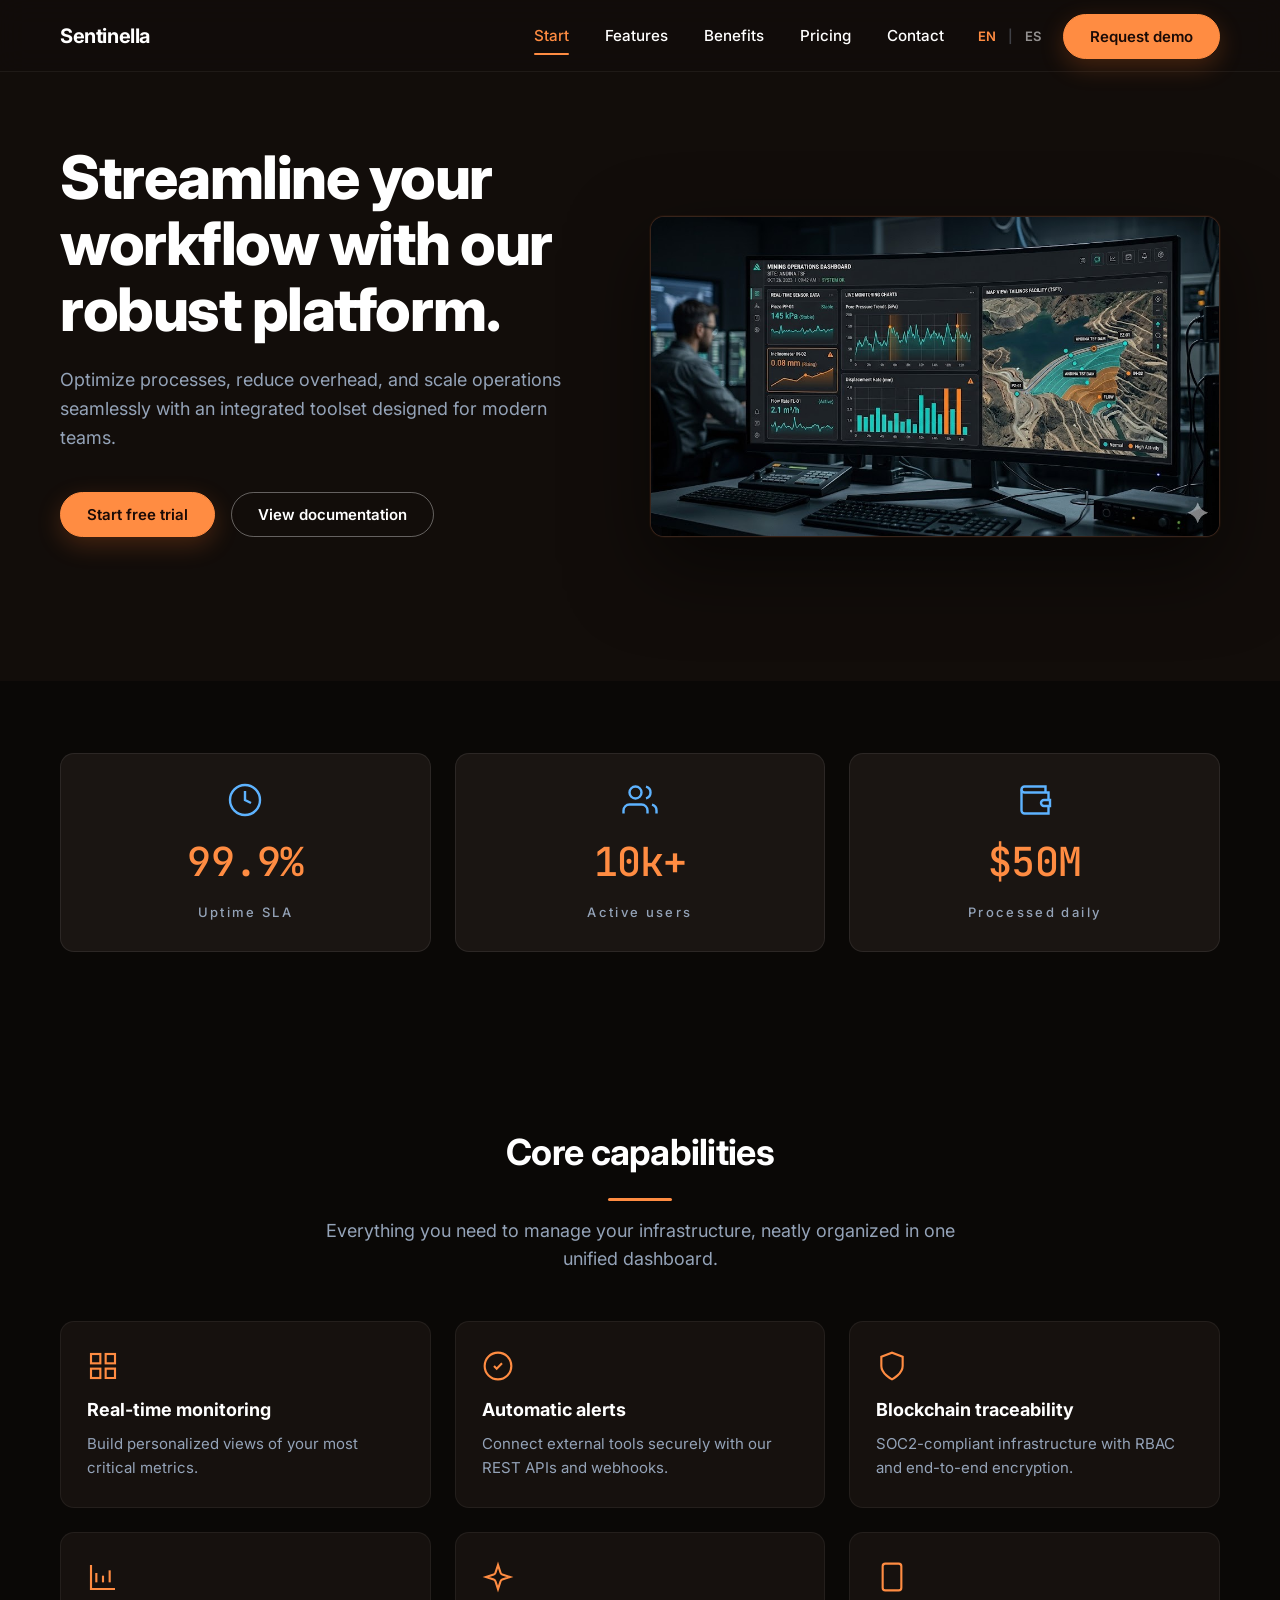
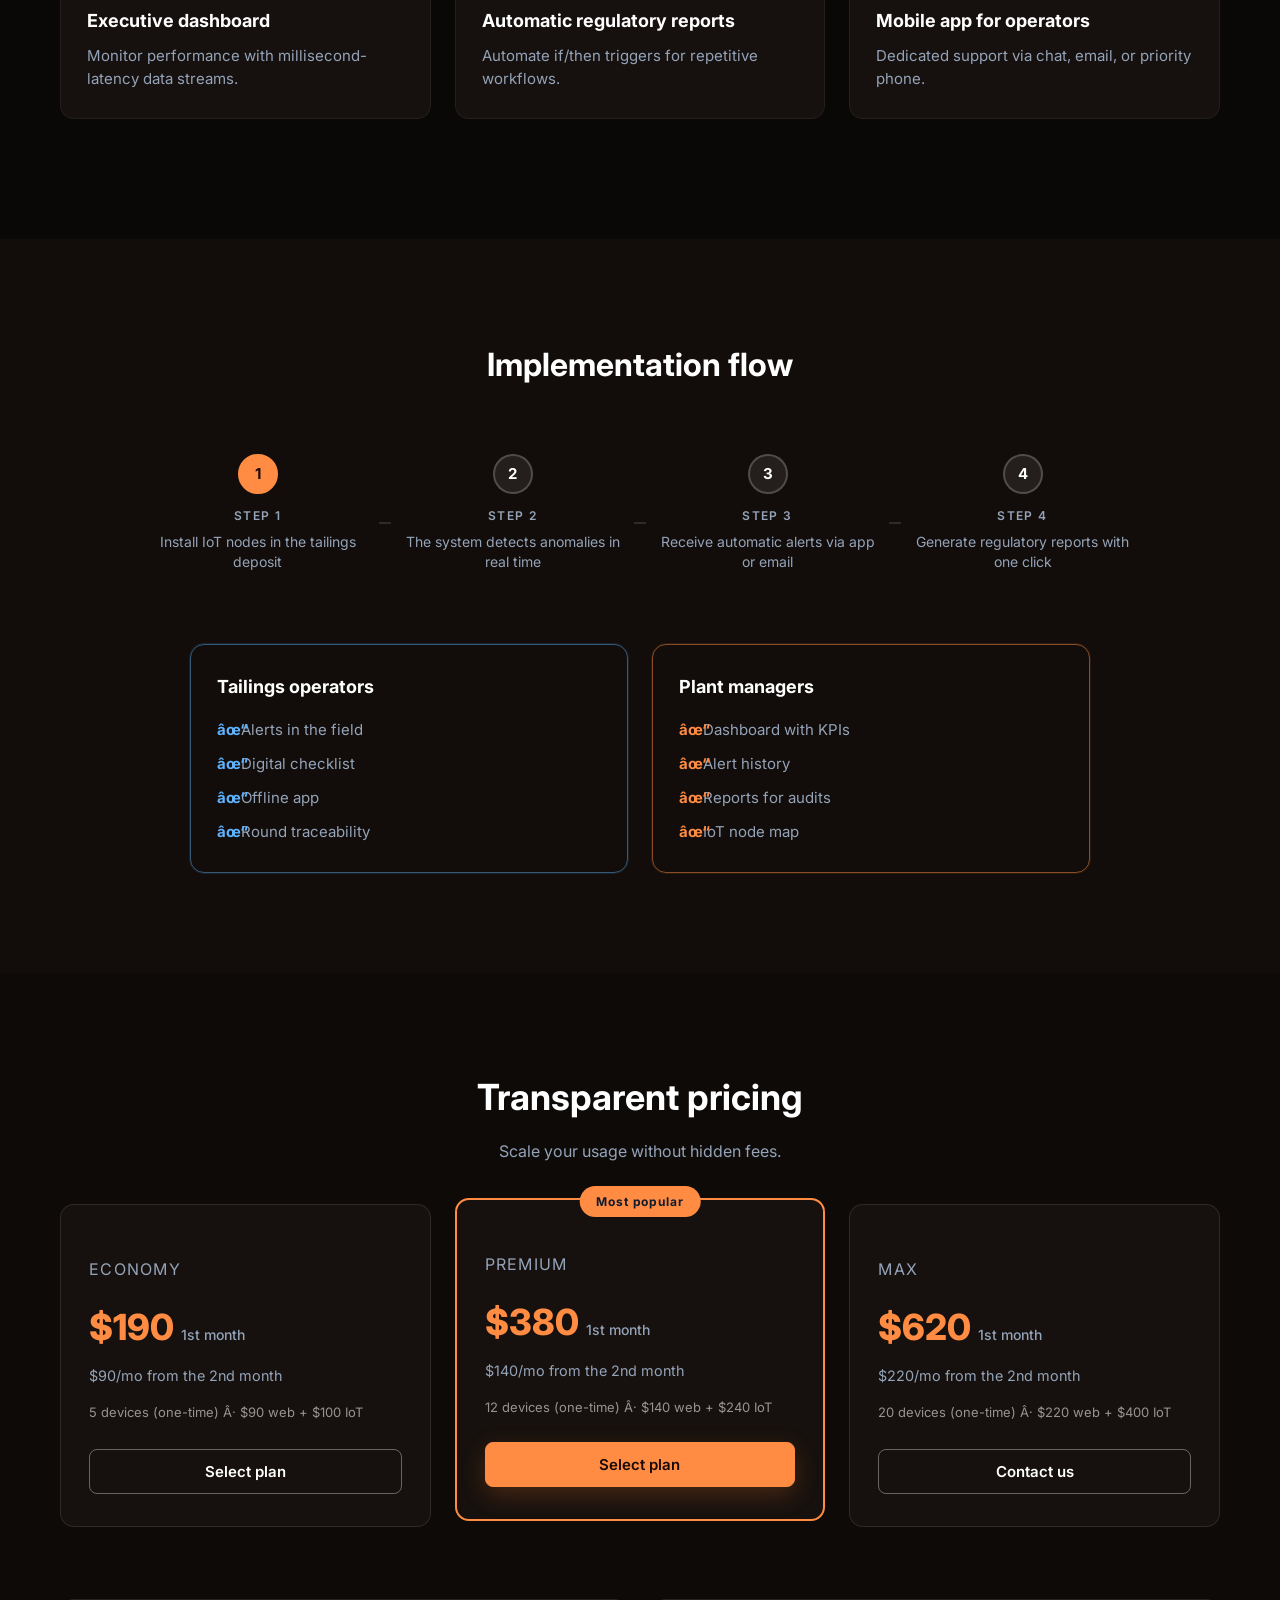
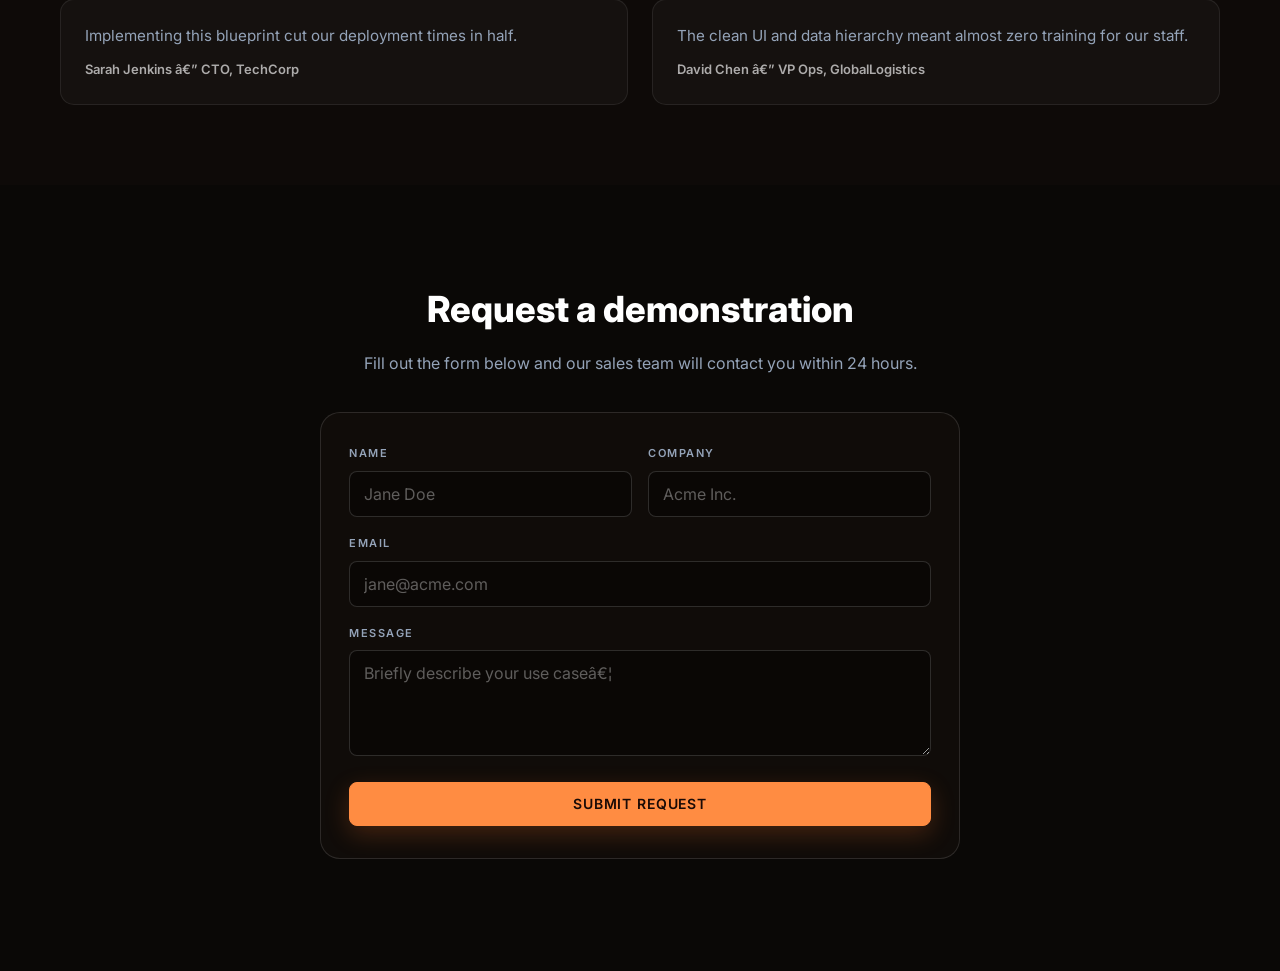
<file: index.html>
<!doctype html>
<html lang="en">
<head>
  <meta charset="UTF-8" />
  <meta name="viewport" content="width=device-width, initial-scale=1.0" />
  <meta name="robots" content="index, follow" />
  <meta name="description" content="Real-time IoT for tailings dams: alerts, digital twin, regulatory reporting and offline-capable operations." />
  <meta name="keywords" content="tailings monitoring, mining IoT, Sentinella, ChicamaX, digital twin, regulatory reporting" />
  <meta name="author" content="Sentinella â€” ChicamaX" />
  <link rel="canonical" href="https://sentinella.chicamax.com" />
  <title data-i18n="meta.title">Sentinella Â· Precision monitoring for mining tailings</title>
  <link rel="preconnect" href="https://fonts.googleapis.com" />
  <link rel="preconnect" href="https://fonts.gstatic.com" crossorigin />
  <link href="https://fonts.googleapis.com/css2?family=Inter:wght@400;500;600;700;800&family=JetBrains+Mono:wght@400;500;700&display=swap" rel="stylesheet" />
  <link rel="stylesheet" href="styles.css" />
</head>
<body>
  <a class="skip-link" href="#main" data-i18n="skip">Skip to content</a>

  <header class="site-header" id="inicio">
    <div class="container header-inner">
      <a href="#inicio" class="brand" aria-label="Sentinella home">
        <span class="brand-text">Sentinella</span>
      </a>
      <button type="button" class="nav-toggle" id="navToggle" aria-expanded="false" aria-controls="mainNav" aria-label="Open menu">
        <span class="nav-toggle-bar"></span>
        <span class="nav-toggle-bar"></span>
        <span class="nav-toggle-bar"></span>
      </button>
      <nav class="main-nav" id="mainNav" aria-label="Main">
        <ul class="nav-list">
          <li><a href="#inicio" class="is-active" data-i18n="nav.start">Start</a></li>
          <li><a href="#features" data-i18n="nav.features">Features</a></li>
          <li><a href="#benefits" data-i18n="nav.benefits">Benefits</a></li>
          <li><a href="#pricing" data-i18n="nav.pricing">Pricing</a></li>
          <li><a href="#contact" data-i18n="nav.contact">Contact</a></li>
        </ul>
        <div class="header-actions">
          <div class="lang-switch" role="group" aria-label="Language">
            <button type="button" class="lang-btn is-active" data-lang-btn="en" aria-pressed="true">EN</button>
            <span class="lang-sep" aria-hidden="true">|</span>
            <button type="button" class="lang-btn" data-lang-btn="es" aria-pressed="false">ES</button>
          </div>
          <a class="btn btn-primary btn-pill btn-nav" href="#contact" data-i18n="nav.requestDemo">Request demo</a>
        </div>
      </nav>
    </div>
  </header>

  <main id="main">
    <!-- Hero -->
    <section class="hero hero--split" aria-labelledby="hero-title">
      <div class="container hero-split-inner">
        <div class="hero-copy">
          <h1 id="hero-title" class="hero-title" data-i18n="hero.title">Streamline your workflow with our robust platform.</h1>
          <p class="hero-lede" data-i18n="hero.subtitle">
            Optimize processes, reduce overhead, and scale operations seamlessly with an integrated toolset designed for modern teams.
          </p>
          <div class="hero-actions">
            <a href="#contact" class="btn btn-primary btn-pill" data-i18n="hero.ctaTrial">Start free trial</a>
            <a href="#features" class="btn btn-outline-light btn-pill" data-i18n="hero.ctaDocs">View documentation</a>
          </div>
        </div>
        <figure class="hero-art-figure">
          <div class="hero-art">
            <img
              id="heroDashboardImg"
              class="hero-art-img"
              src="assets/hero-dashboard.jpeg"
              alt="Mining operations dashboard on a curved monitor."
              width="1024"
              height="572"
              loading="eager"
              decoding="async"
            />
          </div>
        </figure>
      </div>
    </section>

    <!-- Stats -->
    <section class="stats-section" aria-label="Platform metrics">
      <div class="container stats-grid">
        <article class="stat-card">
          <span class="stat-icon stat-icon--blue" aria-hidden="true">
            <svg viewBox="0 0 24 24" fill="none" stroke="currentColor" stroke-width="1.6"><circle cx="12" cy="12" r="10"/><path d="M12 6v6l4 2"/></svg>
          </span>
          <p class="stat-value mono" data-i18n="stats.v1">99.9%</p>
          <p class="stat-label" data-i18n="stats.l1">Uptime SLA</p>
        </article>
        <article class="stat-card">
          <span class="stat-icon stat-icon--blue" aria-hidden="true">
            <svg viewBox="0 0 24 24" fill="none" stroke="currentColor" stroke-width="1.6"><path d="M17 21v-2a4 4 0 0 0-4-4H5a4 4 0 0 0-4 4v2"/><circle cx="9" cy="7" r="4"/><path d="M23 21v-2a4 4 0 0 0-3-3.87"/><path d="M16 3.13a4 4 0 0 1 0 7.75"/></svg>
          </span>
          <p class="stat-value mono" data-i18n="stats.v2">10k+</p>
          <p class="stat-label" data-i18n="stats.l2">Active users</p>
        </article>
        <article class="stat-card">
          <span class="stat-icon stat-icon--blue" aria-hidden="true">
            <svg viewBox="0 0 24 24" fill="none" stroke="currentColor" stroke-width="1.6"><path d="M21 12V7H5a2 2 0 0 1 0-4h14v4"/><path d="M3 5v14a2 2 0 0 0 2 2h16v-5"/><path d="M18 12a2 2 0 0 0 0 4h4v-4Z"/></svg>
          </span>
          <p class="stat-value mono" data-i18n="stats.v3">$50M</p>
          <p class="stat-label" data-i18n="stats.l3">Processed daily</p>
        </article>
      </div>
    </section>

    <!-- Capabilities -->
    <section class="capabilities-section" id="features" aria-labelledby="cap-title">
      <div class="container">
        <h2 id="cap-title" class="cap-main-title" data-i18n="cap.title">Core capabilities</h2>
        <p class="cap-main-sub" data-i18n="cap.subtitle">
          Everything you need to manage your infrastructure, neatly organized in one unified dashboard.
        </p>
        <div class="capabilities-grid">
          <article class="capability-card reveal">
            <span class="capability-icon" aria-hidden="true"><svg viewBox="0 0 24 24" fill="none" stroke="currentColor" stroke-width="1.6"><rect x="3" y="3" width="7" height="7"/><rect x="14" y="3" width="7" height="7"/><rect x="3" y="14" width="7" height="7"/><path d="M14 14h7v7h-7z"/><path d="M17.5 17.5h.01"/></svg></span>
            <h3 class="capability-title" data-i18n="cap.1t">Real-time monitoring</h3>
            <p class="capability-text" data-i18n="cap.1d">Build personalized views of your most critical metrics.</p>
          </article>
          <article class="capability-card reveal">
            <span class="capability-icon" aria-hidden="true"><svg viewBox="0 0 24 24" fill="none" stroke="currentColor" stroke-width="1.6"><path d="M12 22c5.523 0 10-4.477 10-10S17.523 2 12 2 2 6.477 2 12s4.477 10 10 10z"/><path d="m9 12 2 2 4-4"/></svg></span>
            <h3 class="capability-title" data-i18n="cap.2t">Automatic alerts</h3>
            <p class="capability-text" data-i18n="cap.2d">Connect external tools securely with our REST APIs and webhooks.</p>
          </article>
          <article class="capability-card reveal">
            <span class="capability-icon" aria-hidden="true"><svg viewBox="0 0 24 24" fill="none" stroke="currentColor" stroke-width="1.6"><path d="M12 22s8-4 8-10V5l-8-3-8 3v7c0 6 8 10 8 10z"/></svg></span>
            <h3 class="capability-title" data-i18n="cap.3t">Blockchain traceability</h3>
            <p class="capability-text" data-i18n="cap.3d">SOC2-compliant infrastructure with RBAC and end-to-end encryption.</p>
          </article>
          <article class="capability-card reveal">
            <span class="capability-icon" aria-hidden="true"><svg viewBox="0 0 24 24" fill="none" stroke="currentColor" stroke-width="1.6"><path d="M3 3v18h18"/><path d="M7 16V9"/><path d="M12 16v-5"/><path d="M17 16V7"/></svg></span>
            <h3 class="capability-title" data-i18n="cap.4t">Executive dashboard</h3>
            <p class="capability-text" data-i18n="cap.4d">Monitor performance with millisecond-latency data streams.</p>
          </article>
          <article class="capability-card reveal">
            <span class="capability-icon" aria-hidden="true"><svg viewBox="0 0 24 24" fill="none" stroke="currentColor" stroke-width="1.6"><path d="m12 3-1.912 5.813a2 2 0 0 1-1.275 1.275L3 12l5.813 1.912a2 2 0 0 1 1.275 1.275L12 21l1.912-5.813a2 2 0 0 1 1.275-1.275L21 12l-5.813-1.912a2 2 0 0 1-1.275-1.275L12 3Z"/></svg></span>
            <h3 class="capability-title" data-i18n="cap.5t">Automatic regulatory reports</h3>
            <p class="capability-text" data-i18n="cap.5d">Automate if/then triggers for repetitive workflows.</p>
          </article>
          <article class="capability-card reveal">
            <span class="capability-icon" aria-hidden="true"><svg viewBox="0 0 24 24" fill="none" stroke="currentColor" stroke-width="1.6"><rect x="5" y="2" width="14" height="20" rx="2"/><path d="M12 18h.01"/></svg></span>
            <h3 class="capability-title" data-i18n="cap.6t">Mobile app for operators</h3>
            <p class="capability-text" data-i18n="cap.6d">Dedicated support via chat, email, or priority phone.</p>
          </article>
        </div>
      </div>
    </section>

    <!-- Implementation flow + roles -->
    <section class="flow-section" id="benefits" aria-labelledby="flow-title">
      <div class="container">
        <h2 id="flow-title" class="flow-heading" data-i18n="flow.title">Implementation flow</h2>
        <div class="flow-timeline">
          <div class="flow-step flow-step--active">
            <span class="flow-dot">1</span>
            <p class="flow-step-label" data-i18n="flow.s1">Step 1</p>
            <p class="flow-step-text" data-i18n="flow.d1">Install IoT nodes in the tailings deposit</p>
          </div>
          <div class="flow-connector" aria-hidden="true"></div>
          <div class="flow-step">
            <span class="flow-dot">2</span>
            <p class="flow-step-label" data-i18n="flow.s2">Step 2</p>
            <p class="flow-step-text" data-i18n="flow.d2">The system detects anomalies in real time</p>
          </div>
          <div class="flow-connector" aria-hidden="true"></div>
          <div class="flow-step">
            <span class="flow-dot">3</span>
            <p class="flow-step-label" data-i18n="flow.s3">Step 3</p>
            <p class="flow-step-text" data-i18n="flow.d3">Receive automatic alerts via app or email</p>
          </div>
          <div class="flow-connector" aria-hidden="true"></div>
          <div class="flow-step">
            <span class="flow-dot">4</span>
            <p class="flow-step-label" data-i18n="flow.s4">Step 4</p>
            <p class="flow-step-text" data-i18n="flow.d4">Generate regulatory reports with one click</p>
          </div>
        </div>

        <div class="roles-grid">
          <article class="role-card role-card--blue">
            <h3 class="role-title" data-i18n="roles.opTitle">Tailings operators</h3>
            <ul class="role-list">
              <li data-i18n="roles.op1">Alerts in the field</li>
              <li data-i18n="roles.op2">Digital checklist</li>
              <li data-i18n="roles.op3">Offline app</li>
              <li data-i18n="roles.op4">Round traceability</li>
            </ul>
          </article>
          <article class="role-card role-card--orange">
            <h3 class="role-title" data-i18n="roles.mgrTitle">Plant managers</h3>
            <ul class="role-list">
              <li data-i18n="roles.mgr1">Dashboard with KPIs</li>
              <li data-i18n="roles.mgr2">Alert history</li>
              <li data-i18n="roles.mgr3">Reports for audits</li>
              <li data-i18n="roles.mgr4">IoT node map</li>
            </ul>
          </article>
        </div>
      </div>
    </section>

    <!-- Pricing -->
    <section class="pricing-section" id="pricing" aria-labelledby="price-title">
      <div class="container">
        <h2 id="price-title" class="pricing-heading" data-i18n="price.title">Transparent pricing</h2>
        <p class="pricing-sub" data-i18n="price.subtitle">Scale your usage without hidden fees.</p>
        <div class="plans-grid plans-grid--dark">
          <article class="plan-card plan-card--dark">
            <p class="plan-name" data-i18n="price.ecoName">Economy</p>
            <p class="plan-first"><strong data-i18n="price.ecoFirst">$190</strong> <span data-i18n="price.ecoFirstNote">1st month</span></p>
            <p class="plan-recur" data-i18n="price.ecoRec">$90/mo from the 2nd month</p>
            <p class="plan-fine" data-i18n="price.ecoFeat">5 devices (one-time) Â· $90 web + $100 IoT</p>
            <a href="#contact" class="btn btn-outline-light btn-block" data-i18n="price.ecoBtn">Select plan</a>
          </article>
          <article class="plan-card plan-card--dark plan-card--featured-dark">
            <span class="plan-badge" data-i18n="price.popular">Most popular</span>
            <p class="plan-name" data-i18n="price.premName">Premium</p>
            <p class="plan-first"><strong data-i18n="price.premFirst">$380</strong> <span data-i18n="price.premFirstNote">1st month</span></p>
            <p class="plan-recur" data-i18n="price.premRec">$140/mo from the 2nd month</p>
            <p class="plan-fine" data-i18n="price.premFeat">12 devices (one-time) Â· $140 web + $240 IoT</p>
            <a href="#contact" class="btn btn-primary btn-block" data-i18n="price.premBtn">Select plan</a>
          </article>
          <article class="plan-card plan-card--dark">
            <p class="plan-name" data-i18n="price.maxName">Max</p>
            <p class="plan-first"><strong data-i18n="price.maxFirst">$620</strong> <span data-i18n="price.maxFirstNote">1st month</span></p>
            <p class="plan-recur" data-i18n="price.maxRec">$220/mo from the 2nd month</p>
            <p class="plan-fine" data-i18n="price.maxFeat">20 devices (one-time) Â· $220 web + $400 IoT</p>
            <a href="#contact" class="btn btn-outline-light btn-block" data-i18n="price.maxBtn">Contact us</a>
          </article>
        </div>

        <div class="testimonials">
          <figure class="quote-card">
            <blockquote data-i18n="test.t1">Implementing this blueprint cut our deployment times in half.</blockquote>
            <figcaption data-i18n="test.a1">Sarah Jenkins â€” CTO, TechCorp</figcaption>
          </figure>
          <figure class="quote-card">
            <blockquote data-i18n="test.t2">The clean UI and data hierarchy meant almost zero training for our staff.</blockquote>
            <figcaption data-i18n="test.a2">David Chen â€” VP Ops, GlobalLogistics</figcaption>
          </figure>
        </div>
      </div>
    </section>

    <!-- Contact -->
    <section class="contact-section" id="contact" aria-labelledby="contact-title">
      <div class="container contact-inner">
        <h2 id="contact-title" class="contact-title" data-i18n="contact.title">Request a demonstration</h2>
        <p class="contact-sub" data-i18n="contact.subtitle">Fill out the form below and our sales team will contact you within 24 hours.</p>
        <form class="contact-form" id="contactForm" novalidate>
          <div class="contact-row">
            <label class="contact-field">
              <span class="contact-label" data-i18n="contact.name">Name</span>
              <input type="text" name="name" autocomplete="name" placeholder="Jane Doe" data-i18n-placeholder="contact.phName" required />
            </label>
            <label class="contact-field">
              <span class="contact-label" data-i18n="contact.company">Company</span>
              <input type="text" name="company" autocomplete="organization" placeholder="Acme Inc." data-i18n-placeholder="contact.phCo" required />
            </label>
          </div>
          <label class="contact-field">
            <span class="contact-label" data-i18n="contact.mail">Email</span>
            <input type="email" name="email" autocomplete="email" placeholder="jane@acme.com" data-i18n-placeholder="contact.phMail" required />
          </label>
          <label class="contact-field">
            <span class="contact-label" data-i18n="contact.msg">Message</span>
            <textarea name="msg" rows="4" placeholder="Briefly describe your use caseâ€¦" data-i18n-placeholder="contact.phMsg" required></textarea>
          </label>
          <button type="submit" class="btn btn-primary btn-block contact-submit" data-i18n="contact.submit">Submit request</button>
          <p class="form-feedback" id="formFeedback" hidden role="status"></p>
        </form>
      </div>
    </section>
  </main>
</file>
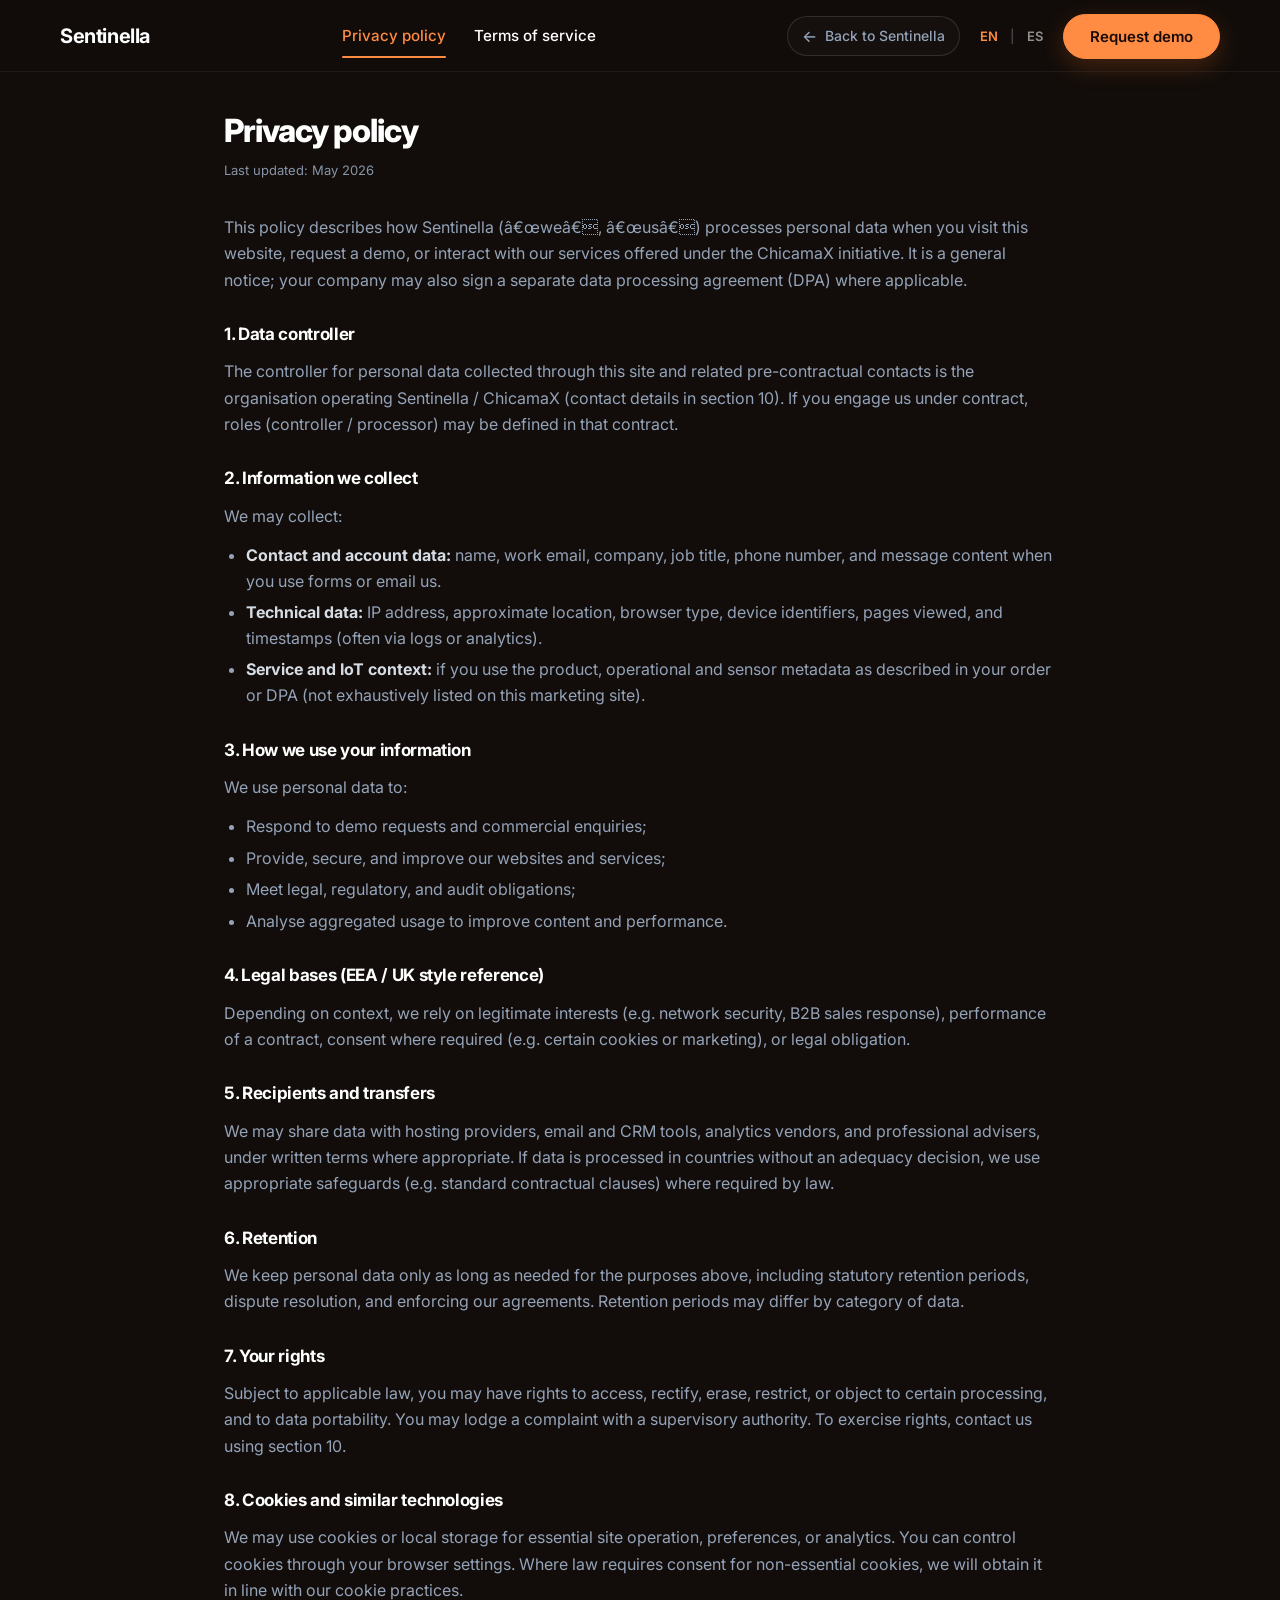
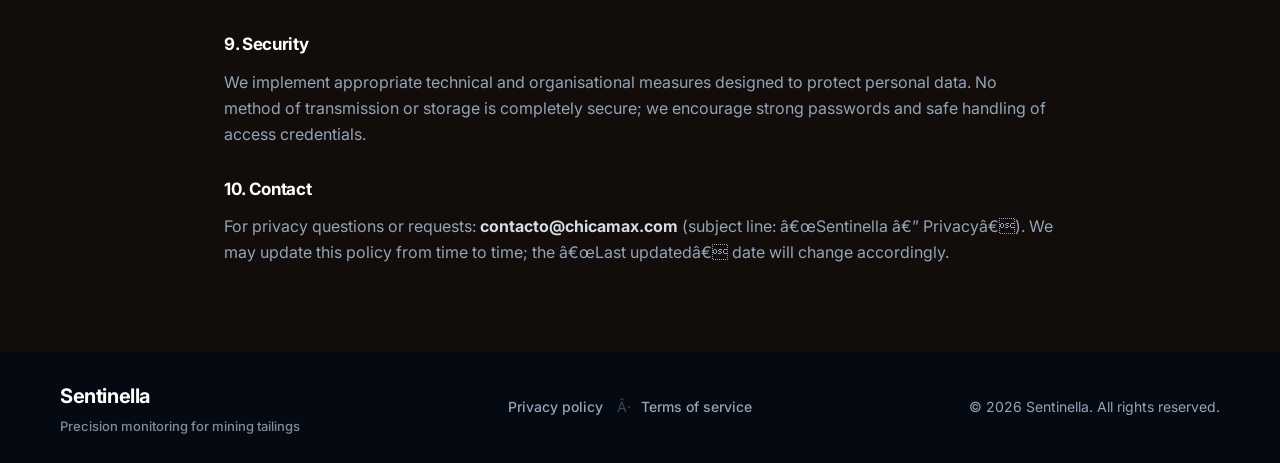
<file: privacy.html>
<!doctype html>
<html lang="en">
<head>
  <meta charset="UTF-8" />
  <meta name="viewport" content="width=device-width, initial-scale=1.0" />
  <meta name="robots" content="index, follow" />
  <meta name="description" content="Sentinella privacy policy: how we collect, use and protect personal data related to our tailings monitoring services." />
  <title data-i18n="legal.privacyDocTitle">Privacy policy Â· Sentinella</title>
  <link rel="preconnect" href="https://fonts.googleapis.com" />
  <link rel="preconnect" href="https://fonts.gstatic.com" crossorigin />
  <link href="https://fonts.googleapis.com/css2?family=Inter:wght@400;500;600;700;800&family=JetBrains+Mono:wght@400;500;700&display=swap" rel="stylesheet" />
  <link rel="stylesheet" href="styles.css" />
</head>
<body>
  <a class="skip-link" href="#main" data-i18n="legal.skip">Skip to content</a>

  <header class="site-header legal-header">
    <div class="container header-inner">
      <a href="index.html#inicio" class="brand" aria-label="Sentinella home">
        <span class="brand-text">Sentinella</span>
      </a>
      <nav class="legal-nav" aria-label="Legal sections">
        <a href="privacy.html" aria-current="page" data-i18n="footer.privacy">Privacy policy</a>
        <a href="terms.html" data-i18n="footer.terms">Terms of service</a>
      </nav>
      <div class="header-actions">
        <a href="index.html#inicio" class="legal-back" aria-label="Back to Sentinella">
          <span class="legal-back-icon" aria-hidden="true">&larr;</span>
          <span class="legal-back-text" data-i18n="legal.backHome">Back to Sentinella</span>
        </a>
        <div class="lang-switch" role="group" aria-label="Language">
          <button type="button" class="lang-btn is-active" data-lang-btn="en" aria-pressed="true">EN</button>
          <span class="lang-sep" aria-hidden="true">|</span>
          <button type="button" class="lang-btn" data-lang-btn="es" aria-pressed="false">ES</button>
        </div>
        <a class="btn btn-primary btn-pill btn-nav" href="index.html#contact" data-i18n="nav.requestDemo">Request demo</a>
      </div>
    </div>
  </header>

  <main id="main" class="legal-main">
    <div class="container legal-page">
      <article class="legal-doc" data-lang-visible="en" lang="en">
        <h1>Privacy policy</h1>
        <p class="legal-updated">Last updated: May 2026</p>
        <p>
          This policy describes how Sentinella (â€œweâ€, â€œusâ€) processes personal data when you visit this website,
          request a demo, or interact with our services offered under the ChicamaX initiative. It is a general notice;
          your company may also sign a separate data processing agreement (DPA) where applicable.
        </p>

        <h2 id="en-controller">1. Data controller</h2>
        <p>
          The controller for personal data collected through this site and related pre-contractual contacts is the
          organisation operating Sentinella / ChicamaX (contact details in section 10). If you engage us under
          contract, roles (controller / processor) may be defined in that contract.
        </p>

        <h2 id="en-collect">2. Information we collect</h2>
        <p>We may collect:</p>
        <ul>
          <li><strong>Contact and account data:</strong> name, work email, company, job title, phone number, and message content when you use forms or email us.</li>
          <li><strong>Technical data:</strong> IP address, approximate location, browser type, device identifiers, pages viewed, and timestamps (often via logs or analytics).</li>
          <li><strong>Service and IoT context:</strong> if you use the product, operational and sensor metadata as described in your order or DPA (not exhaustively listed on this marketing site).</li>
        </ul>

        <h2 id="en-use">3. How we use your information</h2>
        <p>We use personal data to:</p>
        <ul>
          <li>Respond to demo requests and commercial enquiries;</li>
          <li>Provide, secure, and improve our websites and services;</li>
          <li>Meet legal, regulatory, and audit obligations;</li>
          <li>Analyse aggregated usage to improve content and performance.</li>
        </ul>

        <h2 id="en-legal">4. Legal bases (EEA / UK style reference)</h2>
        <p>
          Depending on context, we rely on legitimate interests (e.g. network security, B2B sales response),
          performance of a contract, consent where required (e.g. certain cookies or marketing), or legal obligation.
        </p>

        <h2 id="en-sharing">5. Recipients and transfers</h2>
        <p>
          We may share data with hosting providers, email and CRM tools, analytics vendors, and professional advisers,
          under written terms where appropriate. If data is processed in countries without an adequacy decision, we use
          appropriate safeguards (e.g. standard contractual clauses) where required by law.
        </p>

        <h2 id="en-retention">6. Retention</h2>
        <p>
          We keep personal data only as long as needed for the purposes above, including statutory retention periods,
          dispute resolution, and enforcing our agreements. Retention periods may differ by category of data.
        </p>

        <h2 id="en-rights">7. Your rights</h2>
        <p>
          Subject to applicable law, you may have rights to access, rectify, erase, restrict, or object to certain
          processing, and to data portability. You may lodge a complaint with a supervisory authority. To exercise
          rights, contact us using section 10.
        </p>

        <h2 id="en-cookies">8. Cookies and similar technologies</h2>
        <p>
          We may use cookies or local storage for essential site operation, preferences, or analytics. You can
          control cookies through your browser settings. Where law requires consent for non-essential cookies, we will
          obtain it in line with our cookie practices.
        </p>

        <h2 id="en-security">9. Security</h2>
        <p>
          We implement appropriate technical and organisational measures designed to protect personal data. No method
          of transmission or storage is completely secure; we encourage strong passwords and safe handling of access
          credentials.
        </p>

        <h2 id="en-contact">10. Contact</h2>
        <p>
          For privacy questions or requests: <strong>contacto@chicamax.com</strong> (subject line: â€œSentinella â€”
          Privacyâ€). We may update this policy from time to time; the â€œLast updatedâ€ date will change accordingly.
        </p>
      </article>

      <article class="legal-doc" data-lang-visible="es" lang="es" hidden>
        <h1>PolÃ­tica de privacidad</h1>
        <p class="legal-updated">Ãšltima actualizaciÃ³n: mayo de 2026</p>
        <p>
          Esta polÃ­tica describe cÃ³mo Sentinella (Â«nosotrosÂ») trata los datos personales cuando visita este sitio web,
          solicita una demo o interactÃºa con nuestros servicios en el marco de la iniciativa ChicamaX. Es un aviso
          general; su empresa puede firmar ademÃ¡s un contrato o anexo de tratamiento de datos (DPA) cuando corresponda.
        </p>

        <h2 id="es-controller">1. Responsable del tratamiento</h2>
        <p>
          El responsable del tratamiento de los datos personales recogidos a travÃ©s de este sitio y contactos
          precontractuales es la organizaciÃ³n que opera Sentinella / ChicamaX (datos de contacto en la secciÃ³n 10).
          Si contrata con nosotros, los roles (responsable / encargado) pueden definirse en ese contrato.
        </p>

        <h2 id="es-collect">2. InformaciÃ³n que recopilamos</h2>
        <p>Podemos tratar:</p>
        <ul>
          <li><strong>Datos de contacto y cuenta:</strong> nombre, correo corporativo, empresa, cargo, telÃ©fono y contenido del mensaje cuando usa formularios o nos escribe.</li>
          <li><strong>Datos tÃ©cnicos:</strong> direcciÃ³n IP, ubicaciÃ³n aproximada, tipo de navegador, identificadores del dispositivo, pÃ¡ginas vistas y marcas de tiempo (p. ej. en registros o analÃ­tica).</li>
          <li><strong>Contexto del servicio e IoT:</strong> si usa el producto, metadatos operativos y de sensores segÃºn lo descrito en su pedido o DPA (no listados de forma exhaustiva en este sitio de marketing).</li>
        </ul>

        <h2 id="es-use">3. Finalidades</h2>
        <p>Usamos datos personales para:</p>
        <ul>
          <li>Responder a solicitudes de demo y consultas comerciales;</li>
          <li>Prestar, asegurar y mejorar nuestros sitios y servicios;</li>
          <li>Cumplir obligaciones legales, regulatorias y de auditorÃ­a;</li>
          <li>Analizar uso agregado para mejorar contenido y rendimiento.</li>
        </ul>

        <h2 id="es-legal">4. Bases jurÃ­dicas (referencia tipo RGPD / UK)</h2>
        <p>
          SegÃºn el caso, nos basamos en interÃ©s legÃ­timo (p. ej. seguridad de red, respuesta comercial B2B), ejecuciÃ³n
          de contrato, consentimiento cuando sea obligatorio (p. ej. ciertas cookies o marketing) u obligaciÃ³n legal.
        </p>

        <h2 id="es-sharing">5. Destinatarios y transferencias</h2>
        <p>
          Podemos compartir datos con proveedores de alojamiento, correo y CRM, analÃ­tica y asesores profesionales, con
          condiciones contractuales cuando proceda. Si hay transferencias internacionales sin decisiÃ³n de adecuaciÃ³n,
          aplicaremos garantÃ­as apropiadas (p. ej. clÃ¡usulas contractuales tipo) cuando la ley lo exija.
        </p>

        <h2 id="es-retention">6. ConservaciÃ³n</h2>
        <p>
          Conservamos los datos personales solo el tiempo necesario para las finalidades anteriores, incluidos plazos
          legales, resoluciÃ³n de controversias y ejecuciÃ³n de acuerdos. Los plazos pueden variar segÃºn la categorÃ­a.
        </p>

        <h2 id="es-rights">7. Sus derechos</h2>
        <p>
          SegÃºn la ley aplicable, puede tener derechos de acceso, rectificaciÃ³n, supresiÃ³n, limitaciÃ³n u oposiciÃ³n al
          tratamiento, y a la portabilidad. Puede presentar reclamaciÃ³n ante la autoridad de control competente. Para
          ejercer derechos, contÃ¡ctenos (secciÃ³n 10).
        </p>

        <h2 id="es-cookies">8. Cookies y tecnologÃ­as similares</h2>
        <p>
          Podemos usar cookies o almacenamiento local para el funcionamiento esencial del sitio, preferencias o
          analÃ­tica. Puede gestionar cookies desde su navegador. Cuando la ley exija consentimiento para cookies no
          esenciales, lo solicitaremos segÃºn nuestra prÃ¡ctica de cookies.
        </p>

        <h2 id="es-security">9. Seguridad</h2>
        <p>
          Aplicamos medidas tÃ©cnicas y organizativas apropiadas para proteger los datos personales. NingÃºn mÃ©todo de
          transmisiÃ³n o almacenamiento es totalmente seguro; recomendamos buenas prÃ¡cticas con contraseÃ±as y credenciales.
        </p>

        <h2 id="es-contact">10. Contacto</h2>
        <p>
          Consultas o solicitudes de privacidad: <strong>contacto@chicamax.com</strong> (asunto: Â«Sentinella â€”
          PrivacidadÂ»). Podemos actualizar esta polÃ­tica; la fecha de Â«Ãšltima actualizaciÃ³nÂ» reflejarÃ¡ el cambio.
        </p>
      </article>
    </div>
  </main>

  <footer class="site-footer">
    <div class="container footer-inner">
      <div class="footer-brand">
        <a href="index.html#inicio" class="brand brand--footer" aria-label="Sentinella home">
          <span class="brand-text">Sentinella</span>
        </a>
        <p class="footer-tagline" data-i18n="footer.tagline">Precision monitoring for mining tailings</p>
      </div>
      <nav class="footer-nav" aria-label="Legal">
        <a href="privacy.html" data-i18n="footer.privacy">Privacy policy</a>
        <a href="terms.html" data-i18n="footer.terms">Terms of service</a>
      </nav>
      <p class="footer-copy" id="footerCopy">Â© 2026 Sentinella. All rights reserved.</p>
    </div>
  </footer>

  <script src="script.js"></script>
</body>
</html>
</file>
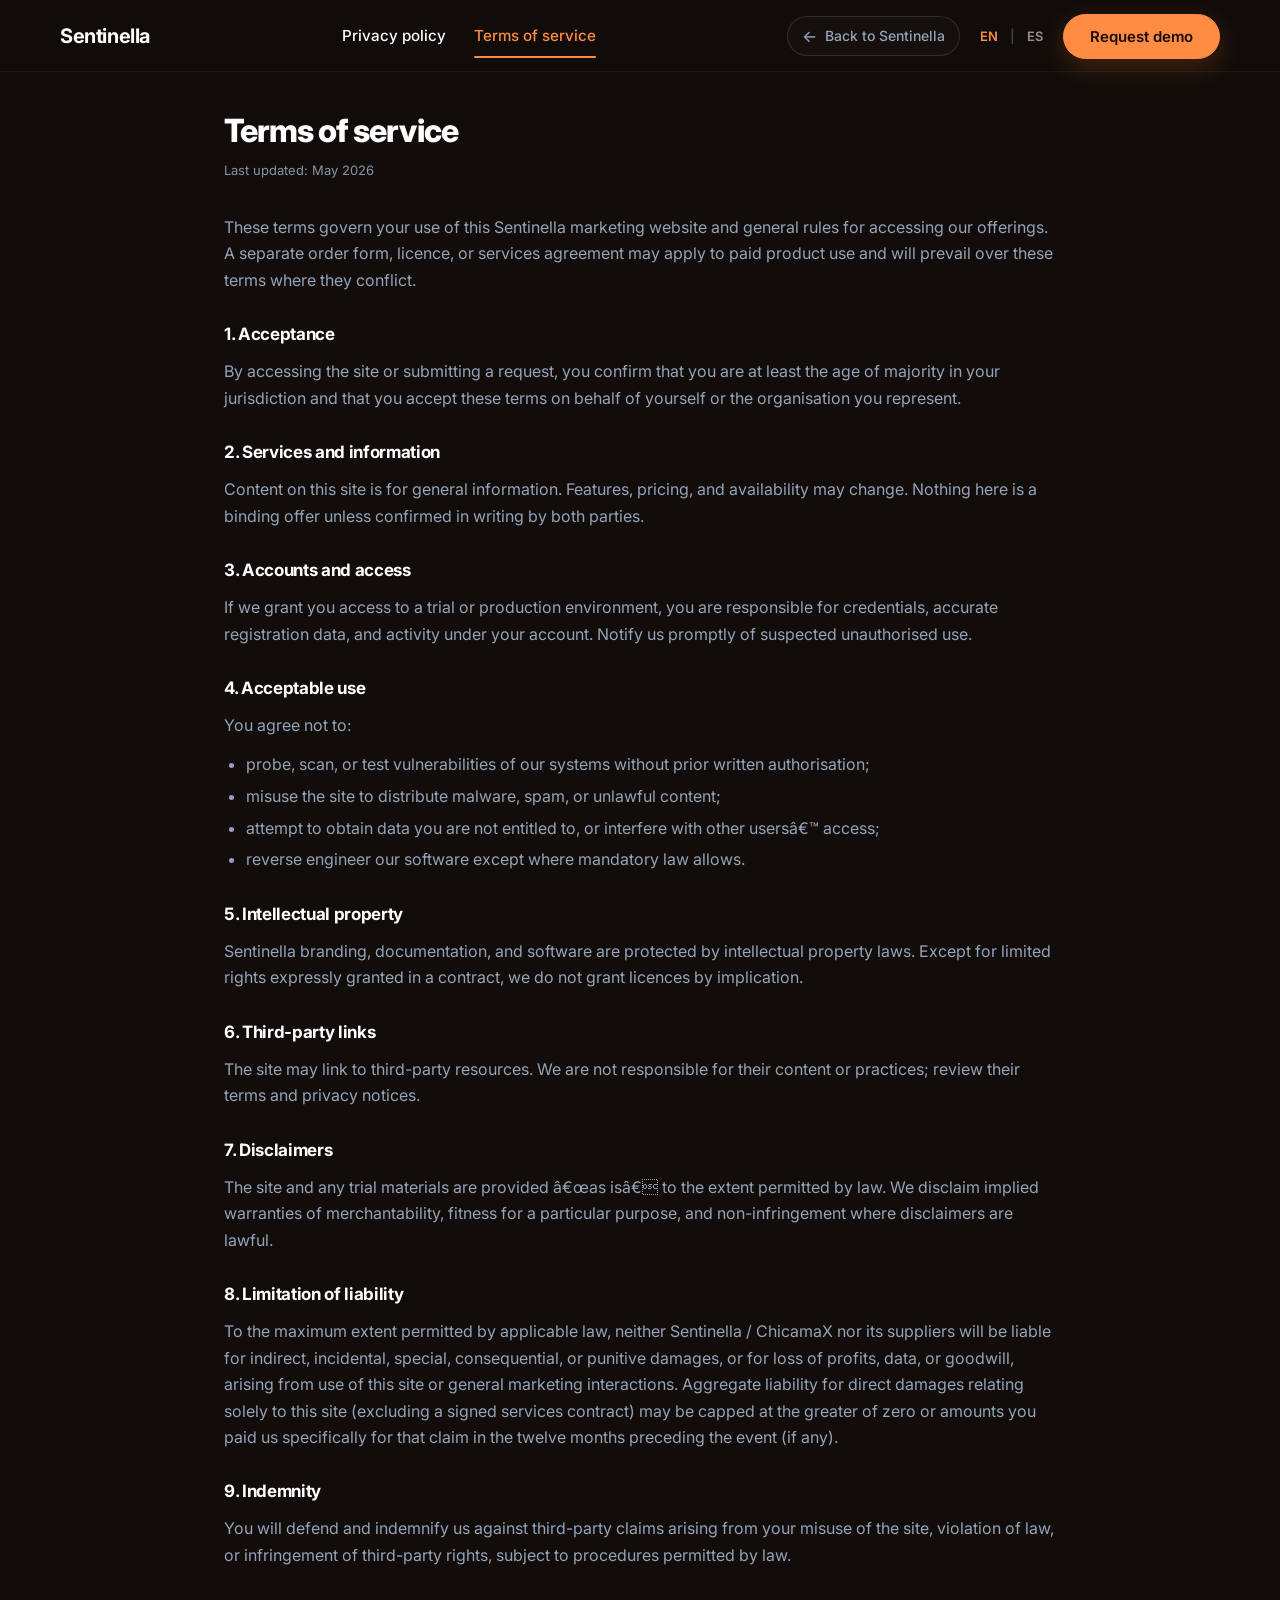
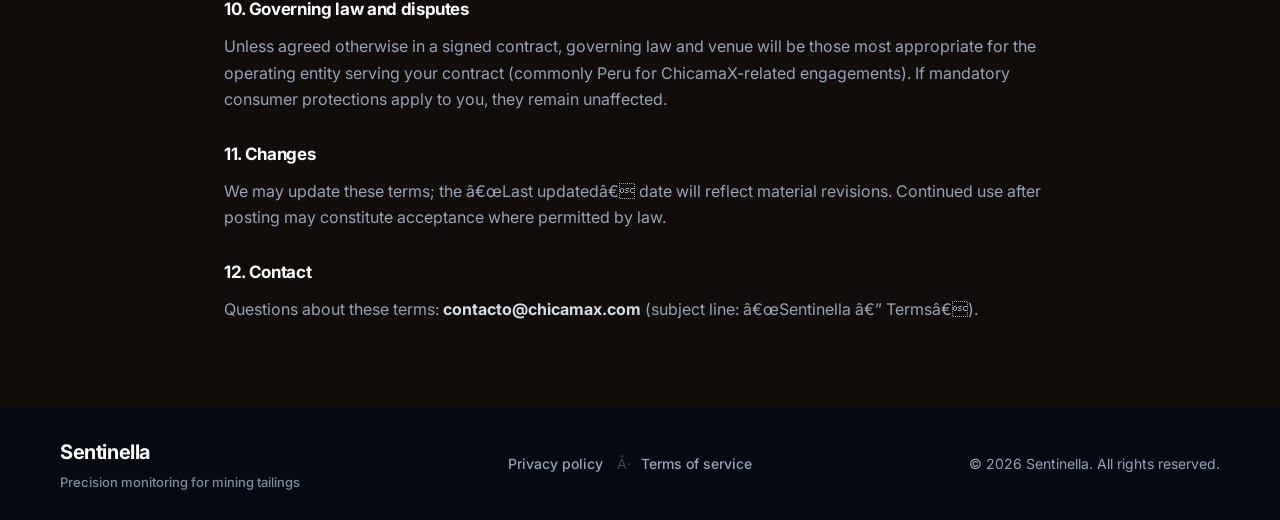
<file: terms.html>
<!doctype html>
<html lang="en">
<head>
  <meta charset="UTF-8" />
  <meta name="viewport" content="width=device-width, initial-scale=1.0" />
  <meta name="robots" content="index, follow" />
  <meta name="description" content="Sentinella terms of service: rules for using our website and tailings monitoring offerings." />
  <title data-i18n="legal.termsDocTitle">Terms of service Â· Sentinella</title>
  <link rel="preconnect" href="https://fonts.googleapis.com" />
  <link rel="preconnect" href="https://fonts.gstatic.com" crossorigin />
  <link href="https://fonts.googleapis.com/css2?family=Inter:wght@400;500;600;700;800&family=JetBrains+Mono:wght@400;500;700&display=swap" rel="stylesheet" />
  <link rel="stylesheet" href="styles.css" />
</head>
<body>
  <a class="skip-link" href="#main" data-i18n="legal.skip">Skip to content</a>

  <header class="site-header legal-header">
    <div class="container header-inner">
      <a href="index.html#inicio" class="brand" aria-label="Sentinella home">
        <span class="brand-text">Sentinella</span>
      </a>
      <nav class="legal-nav" aria-label="Legal sections">
        <a href="privacy.html" data-i18n="footer.privacy">Privacy policy</a>
        <a href="terms.html" aria-current="page" data-i18n="footer.terms">Terms of service</a>
      </nav>
      <div class="header-actions">
        <a href="index.html#inicio" class="legal-back" aria-label="Back to Sentinella">
          <span class="legal-back-icon" aria-hidden="true">&larr;</span>
          <span class="legal-back-text" data-i18n="legal.backHome">Back to Sentinella</span>
        </a>
        <div class="lang-switch" role="group" aria-label="Language">
          <button type="button" class="lang-btn is-active" data-lang-btn="en" aria-pressed="true">EN</button>
          <span class="lang-sep" aria-hidden="true">|</span>
          <button type="button" class="lang-btn" data-lang-btn="es" aria-pressed="false">ES</button>
        </div>
        <a class="btn btn-primary btn-pill btn-nav" href="index.html#contact" data-i18n="nav.requestDemo">Request demo</a>
      </div>
    </div>
  </header>

  <main id="main" class="legal-main">
    <div class="container legal-page">
      <article class="legal-doc" data-lang-visible="en" lang="en">
        <h1>Terms of service</h1>
        <p class="legal-updated">Last updated: May 2026</p>
        <p>
          These terms govern your use of this Sentinella marketing website and general rules for accessing our
          offerings. A separate order form, licence, or services agreement may apply to paid product use and will
          prevail over these terms where they conflict.
        </p>

        <h2 id="en-accept">1. Acceptance</h2>
        <p>
          By accessing the site or submitting a request, you confirm that you are at least the age of majority in your
          jurisdiction and that you accept these terms on behalf of yourself or the organisation you represent.
        </p>

        <h2 id="en-service">2. Services and information</h2>
        <p>
          Content on this site is for general information. Features, pricing, and availability may change. Nothing
          here is a binding offer unless confirmed in writing by both parties.
        </p>

        <h2 id="en-account">3. Accounts and access</h2>
        <p>
          If we grant you access to a trial or production environment, you are responsible for credentials, accurate
          registration data, and activity under your account. Notify us promptly of suspected unauthorised use.
        </p>

        <h2 id="en-acceptable">4. Acceptable use</h2>
        <p>You agree not to:</p>
        <ul>
          <li>probe, scan, or test vulnerabilities of our systems without prior written authorisation;</li>
          <li>misuse the site to distribute malware, spam, or unlawful content;</li>
          <li>attempt to obtain data you are not entitled to, or interfere with other usersâ€™ access;</li>
          <li>reverse engineer our software except where mandatory law allows.</li>
        </ul>

        <h2 id="en-ip">5. Intellectual property</h2>
        <p>
          Sentinella branding, documentation, and software are protected by intellectual property laws. Except for
          limited rights expressly granted in a contract, we do not grant licences by implication.
        </p>

        <h2 id="en-third">6. Third-party links</h2>
        <p>
          The site may link to third-party resources. We are not responsible for their content or practices; review
          their terms and privacy notices.
        </p>

        <h2 id="en-disclaimer">7. Disclaimers</h2>
        <p>
          The site and any trial materials are provided â€œas isâ€ to the extent permitted by law. We disclaim implied
          warranties of merchantability, fitness for a particular purpose, and non-infringement where disclaimers are
          lawful.
        </p>

        <h2 id="en-liability">8. Limitation of liability</h2>
        <p>
          To the maximum extent permitted by applicable law, neither Sentinella / ChicamaX nor its suppliers will be
          liable for indirect, incidental, special, consequential, or punitive damages, or for loss of profits, data,
          or goodwill, arising from use of this site or general marketing interactions. Aggregate liability for direct
          damages relating solely to this site (excluding a signed services contract) may be capped at the greater of
          zero or amounts you paid us specifically for that claim in the twelve months preceding the event (if any).
        </p>

        <h2 id="en-indemn">9. Indemnity</h2>
        <p>
          You will defend and indemnify us against third-party claims arising from your misuse of the site, violation
          of law, or infringement of third-party rights, subject to procedures permitted by law.
        </p>

        <h2 id="en-law">10. Governing law and disputes</h2>
        <p>
          Unless agreed otherwise in a signed contract, governing law and venue will be those most appropriate for the
          operating entity serving your contract (commonly Peru for ChicamaX-related engagements). If mandatory
          consumer protections apply to you, they remain unaffected.
        </p>

        <h2 id="en-changes">11. Changes</h2>
        <p>
          We may update these terms; the â€œLast updatedâ€ date will reflect material revisions. Continued use after posting
          may constitute acceptance where permitted by law.
        </p>

        <h2 id="en-contact">12. Contact</h2>
        <p>
          Questions about these terms: <strong>contacto@chicamax.com</strong> (subject line: â€œSentinella â€” Termsâ€).
        </p>
      </article>

      <article class="legal-doc" data-lang-visible="es" lang="es" hidden>
        <h1>TÃ©rminos del servicio</h1>
        <p class="legal-updated">Ãšltima actualizaciÃ³n: mayo de 2026</p>
        <p>
          Estos tÃ©rminos regulan el uso de este sitio web de marketing de Sentinella y las reglas generales de acceso a
          nuestras ofertas. Un pedido, licencia o contrato de servicios por separado puede aplicarse al producto de pago
          y prevalecerÃ¡ sobre estos tÃ©rminos si hubiera conflicto.
        </p>

        <h2 id="es-accept">1. AceptaciÃ³n</h2>
        <p>
          Al acceder al sitio o enviar una solicitud, confirma que tiene al menos la mayorÃ­a de edad en su jurisdicciÃ³n
          y que acepta estos tÃ©rminos en su nombre o en el de la organizaciÃ³n que representa.
        </p>

        <h2 id="es-service">2. Servicios e informaciÃ³n</h2>
        <p>
          El contenido del sitio es informativo. Funcionalidades, precios y disponibilidad pueden cambiar. Nada de lo
          aquÃ­ expuesto constituye oferta vinculante salvo confirmaciÃ³n por escrito de ambas partes.
        </p>

        <h2 id="es-account">3. Cuentas y acceso</h2>
        <p>
          Si le otorgamos acceso a un entorno de prueba o producciÃ³n, usted es responsable de las credenciales, datos de
          registro veraces y la actividad bajo su cuenta. NotifÃ­quenos de inmediato cualquier uso no autorizado
          sospechoso.
        </p>

        <h2 id="es-acceptable">4. Uso aceptable</h2>
        <p>Se compromete a no:</p>
        <ul>
          <li>sondear, escanear o probar vulnerabilidades de nuestros sistemas sin autorizaciÃ³n previa por escrito;</li>
          <li>usar el sitio para distribuir malware, spam o contenido ilÃ­cito;</li>
          <li>intentar obtener datos a los que no tenga derecho o interferir con el acceso de otros usuarios;</li>
          <li>ingenierÃ­a inversa de nuestro software salvo que la ley imperativa lo permita.</li>
        </ul>

        <h2 id="es-ip">5. Propiedad intelectual</h2>
        <p>
          La marca Sentinella, la documentaciÃ³n y el software estÃ¡n protegidos por leyes de propiedad intelectual.
          Salvo derechos limitados otorgados expresamente en un contrato, no se conceden licencias por implicaciÃ³n.
        </p>

        <h2 id="es-third">6. Enlaces de terceros</h2>
        <p>
          El sitio puede enlazar recursos de terceros. No somos responsables de su contenido o prÃ¡cticas; revise sus
          tÃ©rminos y avisos de privacidad.
        </p>

        <h2 id="es-disclaimer">7. Exenciones</h2>
        <p>
          El sitio y materiales de prueba se ofrecen Â«tal cualÂ» en la medida en que lo permita la ley. Renunciamos a
          garantÃ­as implÃ­citas de comerciabilidad, idoneidad para un fin particular y no infracciÃ³n cuando ello sea
          legal.
        </p>

        <h2 id="es-liability">8. LimitaciÃ³n de responsabilidad</h2>
        <p>
          En la mÃ¡xima medida permitida por la ley aplicable, Sentinella / ChicamaX y sus proveedores no serÃ¡n
          responsables por daÃ±os indirectos, incidentales, especiales, consecuentes o punitivos, ni por pÃ©rdida de
          beneficios, datos o fondo de comercio, derivados del uso de este sitio o interacciones de marketing generales.
          La responsabilidad agregada por daÃ±os directos relacionados Ãºnicamente con este sitio (excluido un contrato de
          servicios firmado) puede limitarse a la mayor entre cero y los importes que nos haya pagado especÃ­ficamente por
          ese reclamo en los doce meses previos al hecho (si los hubiera).
        </p>

        <h2 id="es-indemn">9. Indemnidad</h2>
        <p>
          Usted nos defenderÃ¡ e indemnizarÃ¡ frente a reclamaciones de terceros derivadas de un uso indebido del sitio,
          violaciÃ³n de la ley o infringimiento de derechos de terceros, con los procedimientos que permita la ley.
        </p>

        <h2 id="es-law">10. Ley aplicable y controversias</h2>
        <p>
          Salvo pacto distinto en un contrato firmado, la ley aplicable y el fuero serÃ¡n los mÃ¡s adecuados para la
          entidad operadora que atienda su contrato (habitualmente PerÃº en relaciones vinculadas a ChicamaX). Las
          normas imperativas de consumo que le asistan permanecen intactas.
        </p>

        <h2 id="es-changes">11. Cambios</h2>
        <p>
          Podemos actualizar estos tÃ©rminos; la fecha de Â«Ãšltima actualizaciÃ³nÂ» reflejarÃ¡ revisiones relevantes. El
          uso continuado tras la publicaciÃ³n puede implicar aceptaciÃ³n donde la ley lo permita.
        </p>

        <h2 id="es-contact">12. Contacto</h2>
        <p>
          Consultas sobre estos tÃ©rminos: <strong>contacto@chicamax.com</strong> (asunto: Â«Sentinella â€” TÃ©rminosÂ»).
        </p>
      </article>
    </div>
  </main>

  <footer class="site-footer">
    <div class="container footer-inner">
      <div class="footer-brand">
        <a href="index.html#inicio" class="brand brand--footer" aria-label="Sentinella home">
          <span class="brand-text">Sentinella</span>
        </a>
        <p class="footer-tagline" data-i18n="footer.tagline">Precision monitoring for mining tailings</p>
      </div>
      <nav class="footer-nav" aria-label="Legal">
        <a href="privacy.html" data-i18n="footer.privacy">Privacy policy</a>
        <a href="terms.html" data-i18n="footer.terms">Terms of service</a>
      </nav>
      <p class="footer-copy" id="footerCopy">Â© 2026 Sentinella. All rights reserved.</p>
    </div>
  </footer>

  <script src="script.js"></script>
</body>
</html>
</file>
<file: styles.css>
/* Sentinella â€” Landing (EN/ES, tema naranja) */
:root {
  --accent: #ff8c42;
  --accent-hover: #ff7629;
  --accent-soft: rgba(255, 140, 66, 0.15);
  --accent-border: rgba(255, 140, 66, 0.4);
  --accent-blue: #5eb3ff;

  --bg-navy: #120d0a;
  --bg-navy-2: #0d0907;
  --bg-black: #0a0806;
  --bg-card-dark: #16110e;
  --bg-card-stat: #1a1512;

  /* Light surfaces */
  --bg-light: #F2F4F7;
  --bg-card-light: #FFFFFF;
  --border-light: #E2E8F0;
  --border-dashed: #C7D2DA;

  /* Text */
  --text-light: #FFFFFF;
  --text-muted-dark: #94A3B8;
  --text-dark: #0F1B2D;
  --text-muted-light: #64748B;

  /* Footer */
  --bg-footer: #050A12;

  --font-sans: "Inter", system-ui, -apple-system, Segoe UI, Roboto, Helvetica, Arial, sans-serif;
  --font-mono: "JetBrains Mono", ui-monospace, SFMono-Regular, Menlo, monospace;

  --radius-sm: 8px;
  --radius: 14px;
  --radius-lg: 20px;
  --radius-pill: 999px;

  --header-h: 72px;
  --ease: cubic-bezier(0.33, 1, 0.68, 1);
}

*,
*::before,
*::after {
  box-sizing: border-box;
}

html {
  scroll-behavior: smooth;
  scroll-padding-top: calc(var(--header-h) + 16px);
}

body {
  margin: 0;
  font-family: var(--font-sans);
  font-size: 1rem;
  line-height: 1.6;
  color: var(--text-light);
  background: var(--bg-navy);
  -webkit-font-smoothing: antialiased;
  text-rendering: optimizeLegibility;
}

img {
  max-width: 100%;
  display: block;
}

.mono {
  font-family: var(--font-mono);
  font-variant-numeric: tabular-nums;
}

.text-accent {
  color: var(--accent);
}

.text-center {
  text-align: center;
}

.show-md {
  display: none;
}
@media (min-width: 768px) {
  .show-md {
    display: inline;
  }
}

.container {
  width: min(1160px, 92%);
  margin-inline: auto;
}

.skip-link {
  position: absolute;
  left: -9999px;
  top: 0;
  z-index: 1000;
  padding: 8px 16px;
  background: var(--accent);
  color: var(--text-dark);
  font-weight: 700;
  border-radius: var(--radius-sm);
}
.skip-link:focus {
  left: 16px;
  top: 16px;
}

/* ---------- Header ---------- */
.site-header {
  position: sticky;
  top: 0;
  z-index: 900;
  height: var(--header-h);
  background: rgba(18, 13, 10, 0.9);
  backdrop-filter: blur(14px);
  border-bottom: 1px solid rgba(255, 255, 255, 0.06);
}

.header-inner {
  height: var(--header-h);
  display: flex;
  align-items: center;
  justify-content: space-between;
  gap: 24px;
}

.brand {
  display: inline-flex;
  align-items: baseline;
  gap: 4px;
  text-decoration: none;
  color: var(--text-light);
}

.brand-text {
  font-weight: 700;
  font-size: 1.25rem;
  letter-spacing: -0.02em;
}

.brand-dot {
  width: 7px;
  height: 7px;
  border-radius: 50%;
  background: var(--accent);
  display: inline-block;
  transform: translateY(-1px);
}

.main-nav {
  display: flex;
  align-items: center;
  gap: 28px;
}
.header-actions {
  display: flex;
  align-items: center;
  gap: 16px;
  flex-shrink: 0;
}
.lang-switch {
  display: inline-flex;
  align-items: center;
  gap: 6px;
  font-size: 0.8125rem;
  font-weight: 600;
  color: var(--text-muted-dark);
}
.lang-btn {
  background: none;
  border: none;
  padding: 4px 6px;
  cursor: pointer;
  color: rgba(255, 255, 255, 0.55);
  font: inherit;
  border-radius: 4px;
}
.lang-btn:hover {
  color: var(--text-light);
}
.lang-btn.is-active {
  color: var(--accent);
}
.lang-sep {
  opacity: 0.35;
  user-select: none;
}

.nav-list {
  display: flex;
  align-items: center;
  gap: 36px;
  list-style: none;
  margin: 0;
  padding: 0;
}

.nav-list a {
  position: relative;
  color: var(--text-light);
  text-decoration: none;
  font-weight: 500;
  font-size: 0.95rem;
  padding: 6px 0;
  transition: color 0.16s var(--ease);
}

.nav-list a:hover,
.nav-list a:focus-visible {
  color: var(--accent);
}

.nav-list a.is-active {
  color: var(--accent);
}

.nav-list a.is-active::after {
  content: "";
  position: absolute;
  left: 0;
  right: 0;
  bottom: -4px;
  height: 2px;
  background: var(--accent);
  border-radius: 2px;
}

/* Mobile nav toggle */
.nav-toggle {
  display: none;
  flex-direction: column;
  gap: 5px;
  padding: 8px;
  background: transparent;
  border: 1px solid rgba(255, 255, 255, 0.18);
  border-radius: 8px;
  cursor: pointer;
}
.nav-toggle-bar {
  display: block;
  width: 22px;
  height: 2px;
  background: var(--text-light);
}

@media (max-width: 900px) {
  .nav-toggle {
    display: flex;
  }
  .main-nav {
    position: fixed;
    inset: var(--header-h) 0 auto 0;
    background: var(--bg-navy);
    border-bottom: 1px solid rgba(255, 255, 255, 0.08);
    flex-direction: column;
    align-items: stretch;
    padding: 24px;
    gap: 20px;
    transform: translateY(-120%);
    opacity: 0;
    pointer-events: none;
    transition: transform 0.28s var(--ease), opacity 0.28s var(--ease);
  }
  .main-nav.is-open {
    transform: translateY(0);
    opacity: 1;
    pointer-events: auto;
    box-shadow: 0 24px 48px rgba(0, 0, 0, 0.4);
  }
  .nav-list {
    flex-direction: column;
    align-items: flex-start;
    gap: 16px;
  }
  .btn-nav {
    width: 100%;
    text-align: center;
    justify-content: center;
  }
}

/* ---------- Buttons ---------- */
.btn {
  display: inline-flex;
  align-items: center;
  justify-content: center;
  gap: 8px;
  font-family: var(--font-sans);
  font-weight: 600;
  font-size: 0.9375rem;
  line-height: 1;
  padding: 14px 26px;
  border-radius: var(--radius-sm);
  border: 1.5px solid transparent;
  cursor: pointer;
  text-decoration: none;
  transition: transform 0.12s var(--ease), background 0.16s, border-color 0.16s, color 0.16s, box-shadow 0.2s;
  white-space: nowrap;
}
.btn:active {
  transform: translateY(1px);
}
.btn-pill {
  border-radius: var(--radius-pill);
}
.btn-block {
  width: 100%;
}
.btn-lg {
  padding: 18px 36px;
  font-size: 1rem;
}

.btn-primary {
  background: var(--accent);
  color: #1a0a06;
  border-color: var(--accent);
  box-shadow: 0 8px 24px rgba(255, 120, 40, 0.22);
}
.btn-primary:hover,
.btn-primary:focus-visible {
  background: var(--accent-hover);
  border-color: var(--accent-hover);
}

.btn-outline-light {
  background: transparent;
  color: var(--text-light);
  border-color: rgba(255, 255, 255, 0.35);
}
.btn-outline-light:hover,
.btn-outline-light:focus-visible {
  border-color: var(--accent);
  color: var(--accent);
}

.btn-outline-dark {
  background: transparent;
  color: var(--text-dark);
  border-color: #CBD5E1;
}
.btn-outline-dark:hover,
.btn-outline-dark:focus-visible {
  border-color: var(--text-dark);
}

/* ---------- Hero ---------- */
.hero {
  background: var(--bg-navy);
  padding: clamp(56px, 9vw, 96px) 0 clamp(40px, 6vw, 72px);
  text-align: center;
}

.hero-inner {
  display: flex;
  flex-direction: column;
  align-items: center;
}

.hero-title {
  margin: 0 0 24px;
  font-weight: 800;
  font-size: clamp(2.25rem, 5.4vw, 3.75rem);
  line-height: 1.1;
  letter-spacing: -0.025em;
  color: var(--text-light);
  max-width: 18ch;
}

.hero-lede {
  margin: 0 0 40px;
  font-size: clamp(1rem, 1.6vw, 1.125rem);
  line-height: 1.6;
  color: var(--text-muted-dark);
  max-width: 60ch;
}

.hero-actions {
  display: flex;
  flex-wrap: wrap;
  gap: 16px;
  justify-content: center;
  margin-bottom: clamp(48px, 7vw, 72px);
}

.hero-art-figure {
  margin: 0;
  width: 100%;
  max-width: 880px;
}

.hero-art {
  border-radius: var(--radius);
  overflow: hidden;
  border: 1px solid rgba(255, 140, 66, 0.2);
  box-shadow:
    0 30px 80px rgba(0, 0, 0, 0.5),
    0 0 0 1px rgba(255, 120, 40, 0.06);
  background: #050A12;
}

.hero-art-img {
  width: 100%;
  height: auto;
  aspect-ratio: 16 / 9;
  object-fit: cover;
  display: block;
}

.hero--split {
  text-align: left;
  padding-top: clamp(40px, 6vw, 72px);
}
.hero-split-inner {
  display: grid;
  gap: clamp(32px, 5vw, 48px);
  align-items: center;
}
@media (min-width: 960px) {
  .hero-split-inner {
    grid-template-columns: minmax(0, 1fr) minmax(280px, 1.05fr);
    gap: 48px;
  }
  .hero--split .hero-title {
    max-width: none;
  }
  .hero--split .hero-lede {
    max-width: 52ch;
  }
  .hero--split .hero-actions {
    justify-content: flex-start;
  }
}

/* ---------- Stats ---------- */
.stats-section {
  background: var(--bg-black);
  padding: clamp(40px, 6vw, 72px) 0;
}

.stats-grid {
  display: grid;
  grid-template-columns: repeat(3, 1fr);
  gap: 24px;
}

@media (max-width: 760px) {
  .stats-grid {
    grid-template-columns: 1fr;
  }
}

.stat-card {
  background: var(--bg-card-stat);
  border: 1px solid rgba(255, 255, 255, 0.08);
  border-radius: var(--radius);
  padding: 28px 22px;
  text-align: center;
}
.stat-icon {
  display: inline-flex;
  width: 36px;
  height: 36px;
  margin-bottom: 12px;
  color: var(--accent-blue);
}
.stat-icon svg {
  width: 100%;
  height: 100%;
}

.stat-value {
  margin: 0 0 8px;
  font-family: var(--font-mono);
  font-size: clamp(1.75rem, 3.6vw, 2.5rem);
  font-weight: 500;
  color: var(--accent);
  letter-spacing: -0.02em;
}

.stat-label {
  margin: 0;
  font-size: 0.8125rem;
  font-weight: 500;
  letter-spacing: 0.18em;
  color: var(--text-muted-dark);
}

/* ---------- Capabilities ---------- */
.capabilities-section {
  background: var(--bg-black);
  padding: clamp(56px, 9vw, 100px) 0 clamp(64px, 10vw, 120px);
}
.cap-main-title {
  margin: 0 0 16px;
  text-align: center;
  font-weight: 700;
  font-size: clamp(1.75rem, 3.2vw, 2.25rem);
  letter-spacing: -0.02em;
  color: var(--text-light);
}
.cap-main-title::after {
  content: "";
  display: block;
  width: 64px;
  height: 3px;
  background: var(--accent);
  border-radius: 2px;
  margin: 16px auto 0;
}
.cap-main-sub {
  margin: 0 auto 48px;
  text-align: center;
  font-size: clamp(1rem, 1.5vw, 1.125rem);
  line-height: 1.55;
  max-width: 42rem;
  color: var(--text-muted-dark);
}

.section-title-dark {
  position: relative;
  margin: 0 0 56px;
  text-align: center;
  font-weight: 700;
  font-size: clamp(1.75rem, 3.4vw, 2.25rem);
  letter-spacing: -0.02em;
  color: var(--text-light);
}

.title-underline {
  display: block;
  width: 64px;
  height: 3px;
  background: var(--accent);
  border-radius: 2px;
  margin: 16px auto 0;
}

.capabilities-grid {
  display: grid;
  grid-template-columns: repeat(3, 1fr);
  gap: 24px;
}

@media (max-width: 900px) {
  .capabilities-grid {
    grid-template-columns: repeat(2, 1fr);
  }
}
@media (max-width: 580px) {
  .capabilities-grid {
    grid-template-columns: 1fr;
  }
}

.capability-card {
  background: var(--bg-card-dark);
  border: 1px solid rgba(255, 255, 255, 0.06);
  border-radius: var(--radius);
  padding: 28px 26px;
  transition: border-color 0.2s var(--ease), transform 0.2s var(--ease);
}

.capability-card:hover {
  border-color: rgba(255, 140, 66, 0.35);
  transform: translateY(-2px);
}

.capability-icon {
  display: inline-flex;
  width: 32px;
  height: 32px;
  color: var(--accent);
  margin-bottom: 14px;
}

.capability-icon svg {
  width: 100%;
  height: 100%;
}

.capability-title {
  margin: 0 0 8px;
  font-size: 1.125rem;
  font-weight: 700;
  color: var(--text-light);
}

.capability-text {
  margin: 0;
  font-size: 0.9375rem;
  line-height: 1.55;
  color: var(--text-muted-dark);
}

/* ---------- How it works ---------- */
.how-section {
  background: var(--bg-light);
  padding: clamp(56px, 9vw, 96px) 0 0;
}

.how-card {
  background: var(--bg-light);
  border: 1.5px dashed #6FA9DC;
  border-radius: var(--radius);
  padding: clamp(32px, 5vw, 56px) clamp(20px, 4vw, 48px);
}

.how-header {
  text-align: center;
  margin-bottom: clamp(32px, 5vw, 56px);
}

.section-title-light {
  margin: 0 0 12px;
  font-weight: 700;
  font-size: clamp(1.5rem, 3vw, 2rem);
  letter-spacing: -0.02em;
  color: var(--text-dark);
}

.section-subtitle-light {
  margin: 0;
  color: var(--text-muted-light);
  font-size: 1rem;
}

.how-steps {
  list-style: none;
  margin: 0;
  padding: 0;
  display: grid;
  grid-template-columns: repeat(3, 1fr);
  gap: 32px;
  position: relative;
}

@media (min-width: 760px) {
  .how-steps::before {
    content: "";
    position: absolute;
    left: 16.66%;
    right: 16.66%;
    top: 30px;
    height: 1px;
    background: #CBD5E1;
    z-index: 0;
  }
}

@media (max-width: 760px) {
  .how-steps {
    grid-template-columns: 1fr;
    gap: 32px;
  }
}

.how-step {
  position: relative;
  text-align: center;
  z-index: 1;
}

.how-icon {
  display: inline-flex;
  align-items: center;
  justify-content: center;
  width: 60px;
  height: 60px;
  border-radius: 50%;
  background: var(--accent);
  color: var(--text-dark);
  margin-bottom: 18px;
  box-shadow: 0 0 0 8px var(--bg-light);
}

.how-icon svg {
  width: 28px;
  height: 28px;
}

.how-step-title {
  margin: 0 0 8px;
  font-size: 1.0625rem;
  font-weight: 700;
  color: var(--text-dark);
}

.how-step-text {
  margin: 0 auto;
  max-width: 28ch;
  font-size: 0.9375rem;
  color: var(--text-muted-light);
  line-height: 1.55;
}

/* ---------- Plans ---------- */
.plans-section {
  background: var(--bg-light);
  padding: clamp(56px, 9vw, 96px) 0 clamp(64px, 10vw, 112px);
}

.plans-section .section-title-light {
  margin-bottom: 56px;
}

.plans-grid {
  display: grid;
  grid-template-columns: repeat(3, 1fr);
  gap: 24px;
  align-items: stretch;
}

@media (max-width: 900px) {
  .plans-grid {
    grid-template-columns: 1fr;
    max-width: 420px;
    margin-inline: auto;
  }
}

.plan-card {
  position: relative;
  background: var(--bg-card-light);
  border: 1px solid var(--border-light);
  border-radius: var(--radius);
  padding: 36px 28px 32px;
  display: flex;
  flex-direction: column;
}

.plan-card--featured {
  border: 2px solid var(--accent);
  box-shadow: 0 14px 38px rgba(15, 27, 45, 0.08);
  transform: translateY(-8px);
}

@media (max-width: 900px) {
  .plan-card--featured {
    transform: none;
  }
}

.plan-badge {
  position: absolute;
  top: -14px;
  left: 50%;
  transform: translateX(-50%);
  background: var(--accent);
  color: var(--text-dark);
  font-size: 0.75rem;
  font-weight: 700;
  letter-spacing: 0.08em;
  padding: 6px 16px;
  border-radius: var(--radius-pill);
  white-space: nowrap;
}

.plan-tier {
  margin: 0 0 16px;
  font-size: 0.8125rem;
  font-weight: 600;
  letter-spacing: 0.16em;
  color: var(--text-muted-light);
}

.plan-price {
  margin: 0 0 24px;
  display: flex;
  align-items: baseline;
  gap: 4px;
  color: var(--text-dark);
}

.plan-price strong {
  font-size: clamp(1.875rem, 3.4vw, 2.25rem);
  font-weight: 800;
  letter-spacing: -0.02em;
}

.plan-price-suffix {
  font-size: 0.9375rem;
  color: var(--text-muted-light);
  font-weight: 500;
}

.plan-features {
  list-style: none;
  margin: 0 0 32px;
  padding: 0;
  display: flex;
  flex-direction: column;
  gap: 14px;
  flex-grow: 1;
}

.plan-features li {
  position: relative;
  padding-left: 28px;
  font-size: 0.9375rem;
  color: var(--text-dark);
}

.plan-features li::before {
  content: "";
  position: absolute;
  left: 0;
  top: 2px;
  width: 18px;
  height: 18px;
  border-radius: 50%;
  background: var(--accent);
  background-image: url("data:image/svg+xml;utf8,<svg xmlns='http://www.w3.org/2000/svg' viewBox='0 0 24 24' fill='none' stroke='white' stroke-width='3.5' stroke-linecap='round' stroke-linejoin='round'><polyline points='20 6 9 17 4 12'/></svg>");
  background-size: 12px 12px;
  background-repeat: no-repeat;
  background-position: center;
}

/* ---------- Final CTA ---------- */
.cta-section {
  background: var(--bg-navy);
  padding: clamp(64px, 10vw, 112px) 0;
  text-align: center;
}

.cta-inner {
  display: flex;
  flex-direction: column;
  align-items: center;
}

.cta-title {
  margin: 0 0 24px;
  font-weight: 800;
  font-size: clamp(1.875rem, 4.6vw, 3rem);
  line-height: 1.15;
  letter-spacing: -0.025em;
  color: var(--text-light);
  max-width: 22ch;
}

.cta-text {
  margin: 0 0 40px;
  color: var(--text-muted-dark);
  font-size: clamp(0.9375rem, 1.4vw, 1.0625rem);
  line-height: 1.6;
  max-width: 60ch;
}

/* ---------- Footer ---------- */
.site-footer {
  background: var(--bg-footer);
  padding: 28px 0;
  color: var(--text-muted-dark);
  font-size: 0.875rem;
}

.footer-inner {
  display: flex;
  align-items: center;
  justify-content: space-between;
  gap: 24px;
  flex-wrap: wrap;
}

.brand--footer {
  flex-shrink: 0;
}

.footer-brand {
  display: flex;
  flex-direction: column;
  gap: 6px;
  align-items: flex-start;
  min-width: 0;
}

.footer-tagline {
  margin: 0;
  max-width: 32ch;
  font-size: 0.8125rem;
  line-height: 1.35;
  color: rgba(148, 163, 184, 0.85);
  font-weight: 500;
}

.footer-copy {
  margin: 0;
  flex: 1;
  text-align: center;
  min-width: 260px;
  line-height: 1.45;
}

.footer-nav {
  display: flex;
  flex-wrap: wrap;
  align-items: center;
  gap: 0 4px;
}

.footer-nav a {
  color: var(--text-muted-dark);
  text-decoration: none;
  font-size: 0.875rem;
  font-weight: 500;
  padding: 6px 0;
  transition: color 0.16s var(--ease);
}

.footer-nav a + a::before {
  content: "Â·";
  display: inline-block;
  margin: 0 0.7em;
  color: rgba(148, 163, 184, 0.4);
  font-weight: 400;
  pointer-events: none;
}

.footer-nav a:hover,
.footer-nav a:focus-visible {
  color: var(--accent);
}

@media (max-width: 760px) {
  .footer-inner {
    justify-content: center;
    text-align: center;
  }
  .footer-brand {
    align-items: center;
  }
  .footer-tagline {
    max-width: 36ch;
  }
  .footer-copy {
    text-align: center;
    flex-basis: 100%;
    order: 3;
  }
  .footer-nav {
    justify-content: center;
    order: 2;
  }
}

/* ---------- Legal pages (privacy / terms) ---------- */
.legal-header .header-inner {
  gap: 20px;
}

.legal-header .header-actions {
  gap: 14px;
}

.legal-nav {
  display: flex;
  align-items: center;
  gap: 28px;
  flex: 1;
  justify-content: center;
}

.legal-nav a {
  position: relative;
  color: var(--text-light);
  text-decoration: none;
  font-weight: 500;
  font-size: 0.95rem;
  padding: 6px 0;
  transition: color 0.16s var(--ease);
}

.legal-nav a:hover,
.legal-nav a:focus-visible {
  color: var(--accent);
}

.legal-nav a[aria-current="page"] {
  color: var(--accent);
}

.legal-nav a[aria-current="page"]::after {
  content: "";
  position: absolute;
  left: 0;
  right: 0;
  bottom: -4px;
  height: 2px;
  background: var(--accent);
  border-radius: 2px;
}

.legal-back {
  display: inline-flex;
  align-items: center;
  gap: 8px;
  padding: 8px 14px;
  font-size: 0.875rem;
  font-weight: 500;
  color: var(--text-muted-dark);
  text-decoration: none;
  white-space: nowrap;
  border: 1px solid rgba(255, 255, 255, 0.12);
  border-radius: var(--radius-pill);
  background: rgba(255, 255, 255, 0.02);
  transition: color 0.16s var(--ease), border-color 0.16s, background 0.16s, transform 0.12s var(--ease);
}

.legal-back:hover,
.legal-back:focus-visible {
  color: var(--text-light);
  border-color: rgba(255, 140, 66, 0.45);
  background: var(--accent-soft);
}

.legal-back:hover .legal-back-icon {
  transform: translateX(-2px);
}

.legal-back-icon {
  display: inline-block;
  font-size: 1rem;
  line-height: 1;
  transition: transform 0.18s var(--ease);
}

@media (max-width: 1024px) {
  .legal-header .header-actions .btn-nav {
    display: none;
  }
}

@media (max-width: 860px) {
  .legal-nav {
    gap: 18px;
    font-size: 0.875rem;
  }
  .legal-back-text {
    display: none;
  }
  .legal-back {
    padding: 8px 10px;
  }
}

@media (max-width: 640px) {
  .legal-header {
    height: auto;
  }
  .legal-header .header-inner {
    flex-wrap: wrap;
    gap: 12px;
    height: auto;
    padding: 12px 0;
  }
  .legal-nav {
    order: 3;
    flex-basis: 100%;
    justify-content: center;
    gap: 22px;
    padding-top: 10px;
    border-top: 1px solid rgba(255, 255, 255, 0.06);
  }
  .legal-header .header-actions {
    margin-left: auto;
  }
}

.legal-main {
  padding: 40px 0 72px;
  background: var(--bg-navy);
  min-height: calc(100vh - var(--header-h) - 120px);
}

.legal-page {
  max-width: 52rem;
}

.legal-doc {
  color: var(--text-muted-dark);
}

.legal-doc h1 {
  margin: 0 0 10px;
  font-size: clamp(1.5rem, 3.5vw, 2rem);
  font-weight: 800;
  letter-spacing: -0.03em;
  color: var(--text-light);
  line-height: 1.2;
}

.legal-doc .legal-updated {
  margin: 0 0 32px;
  font-size: 0.8125rem;
  color: rgba(148, 163, 184, 0.9);
}

.legal-doc h2 {
  margin: 28px 0 10px;
  font-size: 1.0625rem;
  font-weight: 700;
  color: var(--text-light);
  letter-spacing: -0.02em;
}

.legal-doc p {
  margin: 0 0 14px;
  line-height: 1.65;
}

.legal-doc ul {
  margin: 0 0 16px;
  padding-left: 1.35em;
  line-height: 1.6;
}

.legal-doc li {
  margin-bottom: 6px;
}

.legal-doc strong {
  color: rgba(226, 232, 240, 0.95);
}

/* ---------- Reveal on scroll ---------- */
.reveal {
  opacity: 1;
}

.js .reveal {
  opacity: 0;
  transform: translateY(12px);
  transition: opacity 0.5s var(--ease), transform 0.5s var(--ease);
}

.js .reveal.is-visible {
  opacity: 1;
  transform: translateY(0);
}

@media (prefers-reduced-motion: reduce) {
  *,
  *::before,
  *::after {
    transition: none !important;
    animation: none !important;
  }
  html {
    scroll-behavior: auto;
  }
}

/* â€”â€”â€” Flow + roles (benefits) â€”â€”â€” */
.flow-section {
  background: var(--bg-navy);
  padding: clamp(56px, 9vw, 100px) 0;
}
.flow-heading {
  text-align: center;
  margin: 0 0 clamp(40px, 6vw, 64px);
  font-weight: 700;
  font-size: clamp(1.5rem, 3vw, 2rem);
  color: var(--text-light);
}
.flow-timeline {
  display: grid;
  grid-template-columns: 1fr auto 1fr auto 1fr auto 1fr;
  align-items: start;
  gap: 8px 4px;
  margin-bottom: clamp(48px, 8vw, 72px);
  max-width: 1000px;
  margin-left: auto;
  margin-right: auto;
}
@media (max-width: 900px) {
  .flow-timeline {
    display: flex;
    flex-direction: column;
    align-items: center;
    gap: 28px;
    max-width: 320px;
  }
  .flow-connector {
    display: none;
  }
}
.flow-step {
  text-align: center;
  padding: 0 8px;
}
.flow-dot {
  display: inline-flex;
  align-items: center;
  justify-content: center;
  width: 40px;
  height: 40px;
  border-radius: 50%;
  background: rgba(255, 255, 255, 0.08);
  border: 2px solid rgba(255, 255, 255, 0.2);
  font-weight: 700;
  font-size: 0.9375rem;
  margin-bottom: 12px;
}
.flow-step--active .flow-dot {
  background: var(--accent);
  border-color: var(--accent);
  color: #1a0a06;
}
.flow-step-label {
  margin: 0 0 6px;
  font-size: 0.75rem;
  font-weight: 600;
  letter-spacing: 0.12em;
  text-transform: uppercase;
  color: var(--text-muted-dark);
}
.flow-step-text {
  margin: 0;
  font-size: 0.875rem;
  line-height: 1.45;
  color: var(--text-muted-dark);
}
.flow-connector {
  align-self: center;
  height: 2px;
  background: rgba(255, 255, 255, 0.12);
  margin-top: 20px;
  min-width: 12px;
}

.roles-grid {
  display: grid;
  grid-template-columns: repeat(2, 1fr);
  gap: 24px;
  max-width: 900px;
  margin: 0 auto;
}
@media (max-width: 700px) {
  .roles-grid {
    grid-template-columns: 1fr;
  }
}
.role-card {
  border-radius: var(--radius);
  padding: 28px 26px;
  border: 1px solid rgba(255, 255, 255, 0.1);
}
.role-card--blue {
  border-color: rgba(94, 179, 255, 0.45);
  box-shadow: 0 0 0 1px rgba(94, 179, 255, 0.12);
}
.role-card--orange {
  border-color: rgba(255, 140, 66, 0.5);
  box-shadow: 0 0 0 1px rgba(255, 140, 66, 0.1);
}
.role-title {
  margin: 0 0 16px;
  font-size: 1.125rem;
  font-weight: 700;
  color: var(--text-light);
}
.role-list {
  margin: 0;
  padding: 0;
  list-style: none;
  display: flex;
  flex-direction: column;
  gap: 10px;
}
.role-list li {
  position: relative;
  padding-left: 24px;
  font-size: 0.9375rem;
  color: var(--text-muted-dark);
}
.role-card--blue .role-list li::before {
  content: "âœ“";
  position: absolute;
  left: 0;
  color: var(--accent-blue);
  font-weight: 700;
}
.role-card--orange .role-list li::before {
  content: "âœ“";
  position: absolute;
  left: 0;
  color: var(--accent);
  font-weight: 700;
}

/* â€”â€”â€” Pricing + testimonials â€”â€”â€” */
.pricing-section {
  background: #0e0a08;
  padding: clamp(56px, 9vw, 96px) 0 clamp(48px, 7vw, 80px);
}
.pricing-heading {
  text-align: center;
  margin: 0 0 12px;
  font-weight: 700;
  font-size: clamp(1.75rem, 3.2vw, 2.25rem);
  color: var(--text-light);
}
.pricing-sub {
  text-align: center;
  margin: 0 0 40px;
  color: var(--text-muted-dark);
  font-size: 1rem;
}
.plans-grid--dark {
  margin-bottom: clamp(48px, 8vw, 72px);
}
.plan-card--dark {
  background: #16110e;
  border-color: rgba(255, 255, 255, 0.1);
  color: var(--text-light);
}
.plan-card--dark .plan-name {
  font-size: 1rem;
  letter-spacing: 0.08em;
  text-transform: uppercase;
  color: var(--text-muted-dark);
}
.plan-first {
  margin: 0 0 8px;
  font-size: 1.75rem;
  color: var(--text-light);
}
.plan-first strong {
  font-size: 2.25rem;
  font-weight: 800;
  color: var(--accent);
}
.plan-first span {
  font-size: 0.875rem;
  font-weight: 500;
  color: var(--text-muted-dark);
}
.plan-recur {
  margin: 0 0 16px;
  font-size: 0.9rem;
  color: var(--text-muted-dark);
}
.plan-fine {
  margin: 0 0 24px;
  font-size: 0.8125rem;
  line-height: 1.5;
  color: rgba(255, 255, 255, 0.55);
  flex-grow: 1;
}
.plan-card--featured-dark {
  border: 2px solid var(--accent);
  transform: translateY(-6px);
}
.plan-card--dark .btn-outline-light {
  border-color: rgba(255, 255, 255, 0.35);
  color: var(--text-light);
}
.plan-card--dark .btn-outline-light:hover {
  border-color: var(--accent);
  color: var(--accent);
}

.testimonials {
  display: grid;
  grid-template-columns: repeat(2, 1fr);
  gap: 24px;
}
@media (max-width: 700px) {
  .testimonials {
    grid-template-columns: 1fr;
  }
}
.quote-card {
  margin: 0;
  padding: 24px;
  background: rgba(255, 255, 255, 0.03);
  border: 1px solid rgba(255, 255, 255, 0.08);
  border-radius: var(--radius);
}
.quote-card blockquote {
  margin: 0 0 12px;
  font-size: 0.95rem;
  line-height: 1.55;
  color: var(--text-muted-dark);
  font-style: normal;
}
.quote-card figcaption {
  font-size: 0.8125rem;
  color: rgba(255, 255, 255, 0.65);
  font-weight: 600;
}

/* â€”â€”â€” Contact â€”â€”â€” */
.contact-section {
  background: var(--bg-black);
  padding: clamp(56px, 9vw, 96px) 0 clamp(64px, 10vw, 112px);
}
.contact-inner {
  max-width: 640px;
  margin: 0 auto;
}
.contact-title {
  text-align: center;
  margin: 0 0 12px;
  font-weight: 800;
  font-size: clamp(1.75rem, 3.5vw, 2.25rem);
  color: var(--text-light);
}
.contact-sub {
  text-align: center;
  margin: 0 0 36px;
  color: var(--text-muted-dark);
  font-size: 1rem;
}
.contact-form {
  padding: 32px 28px;
  border: 1px solid rgba(255, 255, 255, 0.12);
  border-radius: var(--radius-lg);
  background: rgba(20, 16, 12, 0.6);
}
.contact-row {
  display: grid;
  grid-template-columns: 1fr 1fr;
  gap: 16px;
}
@media (max-width: 560px) {
  .contact-row {
    grid-template-columns: 1fr;
  }
}
.contact-field {
  display: flex;
  flex-direction: column;
  gap: 8px;
  margin-bottom: 18px;
}
.contact-label {
  font-size: 0.6875rem;
  font-weight: 600;
  letter-spacing: 0.14em;
  text-transform: uppercase;
  color: var(--text-muted-dark);
}
.contact-field input,
.contact-field textarea {
  width: 100%;
  padding: 12px 14px;
  border-radius: var(--radius-sm);
  border: 1px solid rgba(255, 255, 255, 0.15);
  background: rgba(0, 0, 0, 0.35);
  color: var(--text-light);
  font-family: inherit;
  font-size: 1rem;
}
.contact-field input::placeholder,
.contact-field textarea::placeholder {
  color: rgba(255, 255, 255, 0.35);
}
.contact-field input:focus,
.contact-field textarea:focus {
  outline: 2px solid var(--accent-soft);
  border-color: var(--accent);
}
.contact-submit {
  margin-top: 8px;
  text-transform: uppercase;
  letter-spacing: 0.06em;
  font-size: 0.875rem;
}
.form-feedback {
  margin-top: 16px;
  font-size: 0.875rem;
}
.form-feedback[data-state="warn"] {
  color: #ffb4a8;
}
.form-feedback[data-state="ok"] {
  color: #8cf5d0;
}

/* Footer: barra tres columnas */
.footer-inner {
  justify-content: space-between;
  flex-wrap: wrap;
  gap: 20px;
}
.footer-copy {
  margin: 0;
  flex: 1 1 100%;
  text-align: center;
  order: 3;
}
@media (min-width: 800px) {
  .footer-copy {
    flex: 0 1 auto;
    order: 0;
    text-align: right;
  }
}

@media (max-width: 900px) {
  .main-nav .header-actions {
    flex-direction: column;
    align-items: stretch;
    width: 100%;
  }
  .main-nav .lang-switch {
    justify-content: center;
  }
}
</file>
